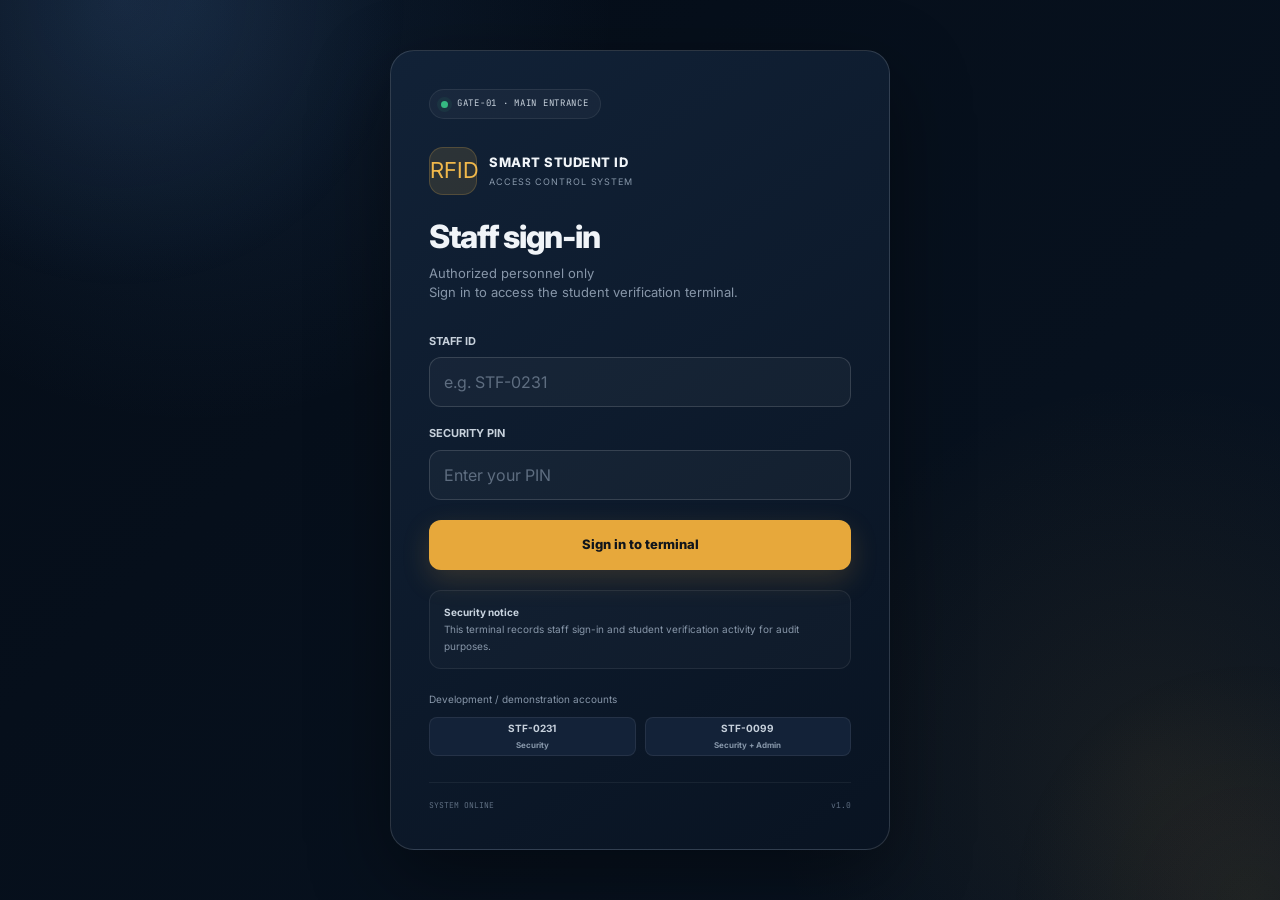
<file: index.html>
<!DOCTYPE html>
<html lang="en">
<head>
<meta charset="UTF-8">

<meta name="viewport"
      content="width=device-width, initial-scale=1.0">

<title>Staff Sign-in — Smart Student Access</title>

<link rel="preconnect"
      href="https://fonts.googleapis.com">

<link href="https://fonts.googleapis.com/css2?family=Inter:wght@400;500;600;700;800&family=JetBrains+Mono:wght@400;500;600&display=swap"
      rel="stylesheet">

<link rel="stylesheet" href="styles.css">
</head>

<body>

<div class="center-page">

    <div class="box">

        <!-- DEVICE STATUS -->
        <div class="device-tag">
            <span class="dot"></span>
            GATE-01 · MAIN ENTRANCE
        </div>


        <!-- BRAND -->
        <div style="
            display:flex;
            align-items:center;
            gap:12px;
            margin-bottom:24px;
        ">

            <div style="
                width:48px;
                height:48px;
                display:grid;
                place-items:center;
                border-radius:14px;
                background:rgba(240,184,75,.12);
                border:1px solid rgba(240,184,75,.2);
                color:#f0b84b;
                font-size:22px;
            ">
                RFID
            </div>

            <div>

                <div style="
                    font-size:13px;
                    font-weight:800;
                    letter-spacing:.04em;
                ">
                    SMART STUDENT ID
                </div>

                <div style="
                    color:#8797aa;
                    font-size:9px;
                    margin-top:2px;
                    text-transform:uppercase;
                    letter-spacing:.1em;
                ">
                    Access Control System
                </div>

            </div>

        </div>


        <!-- TITLE -->
        <h1>Staff sign-in</h1>

        <p class="sub">
            Authorized personnel only
            <br>
            Sign in to access the student verification terminal.
        </p>


        <!-- STAFF ID -->
        <div class="field">

            <label for="staffId">
                STAFF ID
            </label>

            <input
                type="text"
                id="staffId"
                placeholder="e.g. STF-0231"
                autocomplete="username"
            >

        </div>


        <!-- PIN -->
        <div class="field">

            <label for="staffPin">
                SECURITY PIN
            </label>

            <input
                type="password"
                id="staffPin"
                placeholder="Enter your PIN"
                autocomplete="current-password"
            >

        </div>


        <!-- ERROR -->
        <p
            class="login-error"
            id="loginError">
        </p>


        <!-- SIGN IN -->
        <button
            class="btn-primary"
            onclick="authenticate()">

            Sign in to terminal

        </button>


        <!-- SECURITY MESSAGE -->
        <div class="note">

            <strong style="color:#c8d3df;">
                Security notice
            </strong>

            <br>

            This terminal records staff sign-in and
            student verification activity for audit purposes.

        </div>


        <!-- DEMO AREA -->
        <div class="demo-hint">
            Development / demonstration accounts
        </div>


        <div style="
            display:grid;
            grid-template-columns:1fr 1fr;
            gap:9px;
            margin-top:10px;
        ">

            <button
                class="test-tap-btn"
                onclick="fillDemo('STF-0231')">

                <span>STF-0231</span>

                <span style="
                    display:block;
                    color:#8797aa;
                    font-size:8px;
                    margin-top:3px;
                ">
                    Security
                </span>

            </button>


            <button
                class="test-tap-btn"
                onclick="fillDemo('STF-0099')">

                <span>STF-0099</span>

                <span style="
                    display:block;
                    color:#8797aa;
                    font-size:8px;
                    margin-top:3px;
                ">
                    Security + Admin
                </span>

            </button>

        </div>


        <!-- FOOTER -->
        <div style="
            margin-top:26px;
            padding-top:16px;
            border-top:1px solid rgba(255,255,255,.06);
            display:flex;
            justify-content:space-between;
            align-items:center;
        ">

            <span style="
                color:#5e6e82;
                font-size:8px;
                font-family:'JetBrains Mono',monospace;
            ">
                SYSTEM ONLINE
            </span>

            <span style="
                color:#5e6e82;
                font-size:8px;
                font-family:'JetBrains Mono',monospace;
            ">
                v1.0
            </span>

        </div>

    </div>

</div>


<div class="toast" id="toast">
    <span id="toastText"></span>
</div>


<script src="data.js"></script>

<script>

function fillDemo(id) {

    document.getElementById('staffId').value = id;

    document.getElementById('staffPin').value = '1234';

    document
        .getElementById('loginError')
        .classList.remove('show');

}


function authenticate() {

    const errorEl =
        document.getElementById('loginError');

    const idInput =
        document
            .getElementById('staffId')
            .value
            .trim()
            .toUpperCase();

    const pinInput =
        document
            .getElementById('staffPin')
            .value
            .trim();


    /* EMPTY FIELDS */

    if (!idInput || !pinInput) {

        errorEl.textContent =
            'Please enter your Staff ID and security PIN.';

        errorEl.classList.add('show');

        return;
    }


    /* STAFF LOOKUP */

    const staff =
        STAFF_DB[idInput];


    if (!staff) {

        errorEl.textContent =
            'Staff ID not recognized.';

        errorEl.classList.add('show');

        return;
    }


    /* PIN CHECK */

    if (pinInput !== staff.pin) {

        errorEl.textContent =
            'Incorrect PIN. Access denied.';

        errorEl.classList.add('show');

        return;
    }


    /* SUCCESS */

    errorEl.classList.remove('show');


    window.location.href =
        'level-select.html?staff=' +
        encodeURIComponent(idInput);

}


document
    .getElementById('staffPin')
    .addEventListener('keydown', function(event) {

        if (event.key === 'Enter') {

            authenticate();

        }

    });

</script>

</body>
</html>
</file>
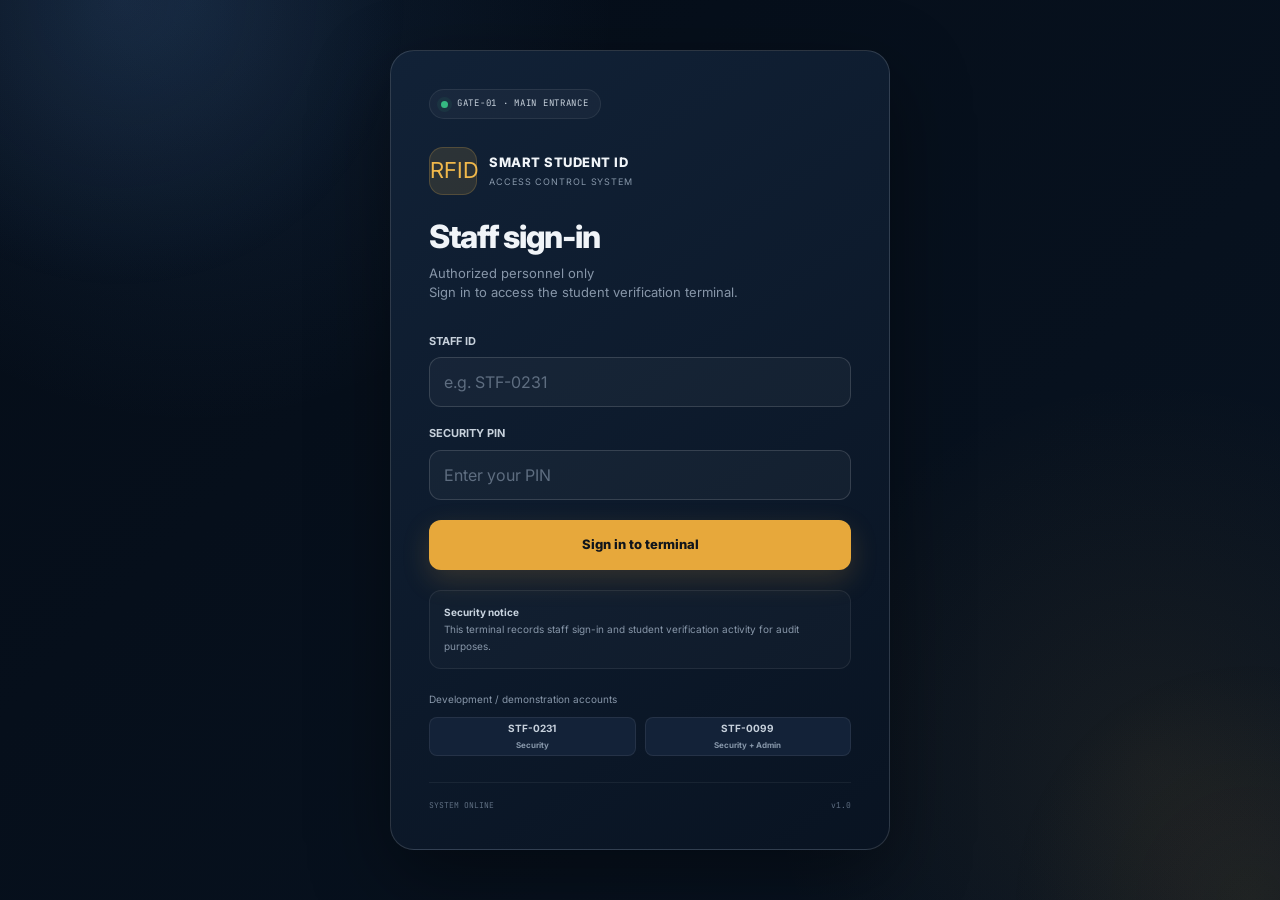
<file: level-select.html>
<!DOCTYPE html>
<html lang="en">
<head>
<meta charset="UTF-8">

<meta name="viewport" content="width=device-width, initial-scale=1.0">

<title>Choose Access Level | Smart Student ID</title>

<link rel="preconnect" href="https://fonts.googleapis.com">
<link rel="preconnect" href="https://fonts.gstatic.com" crossorigin>

<link href="https://fonts.googleapis.com/css2?family=Inter:wght@400;500;600;700;800&family=JetBrains+Mono:wght@400;500;600&display=swap" rel="stylesheet">

<link rel="stylesheet" href="styles.css">
</head>

<body>

<div class="level-page">

    <div class="level-shell">

        <!-- TOP BRAND -->
        <div class="level-brand">

            <div class="brand-mark">
                <svg viewBox="0 0 24 24" fill="none"
                     stroke="currentColor"
                     stroke-width="1.8">
                    <path d="M12 3l7 3v5c0 4.5-3 8-7 10-4-2-7-5.5-7-10V6l7-3z"/>
                    <path d="M9 12l2 2 4-4"/>
                </svg>
            </div>

            <div>
                <div class="brand-name">
                    SMART STUDENT ID
                </div>

                <div class="brand-subtitle">
                    ACCESS CONTROL SYSTEM
                </div>
            </div>

        </div>


        <!-- USER INFORMATION -->
        <div class="level-header">

            <div>

                <div class="eyebrow">
                    AUTHENTICATED STAFF
                </div>

                <h1 class="level-title">
                    Choose access level
                </h1>

                <p class="level-description">
                    Select the system interface assigned to your account.
                </p>

            </div>


            <div class="user-chip">

                <div class="avatar" id="authAvatar">
                    --
                </div>

                <div>

                    <div class="user-name" id="authName">
                        —
                    </div>

                    <div class="user-id" id="authId">
                        —
                    </div>

                </div>

            </div>

        </div>


        <!-- ACCESS LEVEL CARDS -->
        <div id="levelCardsContainer" class="level-grid">
        </div>


        <!-- SECURITY NOTICE -->
        <div class="security-notice">

            <div class="security-notice-icon">

                <svg viewBox="0 0 24 24"
                     fill="none"
                     stroke="currentColor"
                     stroke-width="1.8">

                    <path d="M12 3l7 3v5c0 4.5-3 8-7 10-4-2-7-5.5-7-10V6l7-3z"/>

                    <path d="M12 8v4"/>
                    <circle cx="12" cy="16" r=".7" fill="currentColor"/>

                </svg>

            </div>

            <div>

                <div class="security-notice-title">
                    Authorized access only
                </div>

                <div class="security-notice-text">
                    Your available interfaces are determined by your staff account permissions.
                    All verification activities are recorded for audit purposes.
                </div>

            </div>

        </div>


        <!-- SIGN OUT -->
        <div class="level-footer">

            <a href="index.html" class="signout-link">

                <svg viewBox="0 0 24 24"
                     fill="none"
                     stroke="currentColor"
                     stroke-width="1.8">

                    <path d="M10 17l5-5-5-5"/>
                    <path d="M15 12H3"/>
                    <path d="M21 3v18"/>
                    
                </svg>

                Sign out

            </a>

            <span class="footer-system">
                SMART-ID · GATE-01
            </span>

        </div>

    </div>

</div>


<script src="data.js"></script>

<script>

const staff = requireStaff();

if (!staff) {

    window.location.href = "index.html";

} else {

    /*
     * DISPLAY STAFF INFORMATION
     */

    document.getElementById("authAvatar").textContent =
        staff.initials || "--";

    document.getElementById("authName").textContent =
        staff.name || "Staff Member";

    document.getElementById("authId").textContent =
        staff.id || "—";


    /*
     * BUILD ACCESS LEVEL CARDS
     */

    const container =
        document.getElementById("levelCardsContainer");

    container.innerHTML = "";


    staff.levels.forEach(levelKey => {

        const info = LEVEL_INFO[levelKey];

        if (!info) {
            return;
        }


        const link =
            document.createElement("a");

        link.className = "level-card";

        link.href =
            info.page +
            "?staff=" +
            encodeURIComponent(staff.id);


        link.innerHTML = `

            <div class="level-card-top">

                <div
                    class="level-icon"
                    style="background:${info.bg}; color:${info.color};"
                >
                    ${info.icon}
                </div>

                <div class="level-arrow">

                    <svg viewBox="0 0 24 24"
                         fill="none"
                         stroke="currentColor"
                         stroke-width="2">

                        <path d="M5 12h13"/>
                        <path d="M13 6l6 6-6 6"/>

                    </svg>

                </div>

            </div>


            <div class="level-card-title">
                ${info.label}
            </div>


            <div class="level-card-description">
                ${info.desc}
            </div>


            <div class="level-card-access">

                <span class="access-dot"></span>

                ACCESS AUTHORIZED

            </div>

        `;

        container.appendChild(link);

    });


    /*
     * SINGLE ACCESS LEVEL MESSAGE
     */

    if (staff.levels.length === 1) {

        const note =
            document.createElement("div");

        note.className =
            "not-assigned-note";

        note.innerHTML = `

            <strong>Single access level assigned</strong>

            <span>
                Your account currently has one authorized
                interface. Contact the administrator if
                additional permissions are required.
            </span>

        `;

        container.appendChild(note);

    }

}

</script>

</body>
</html>
</file>
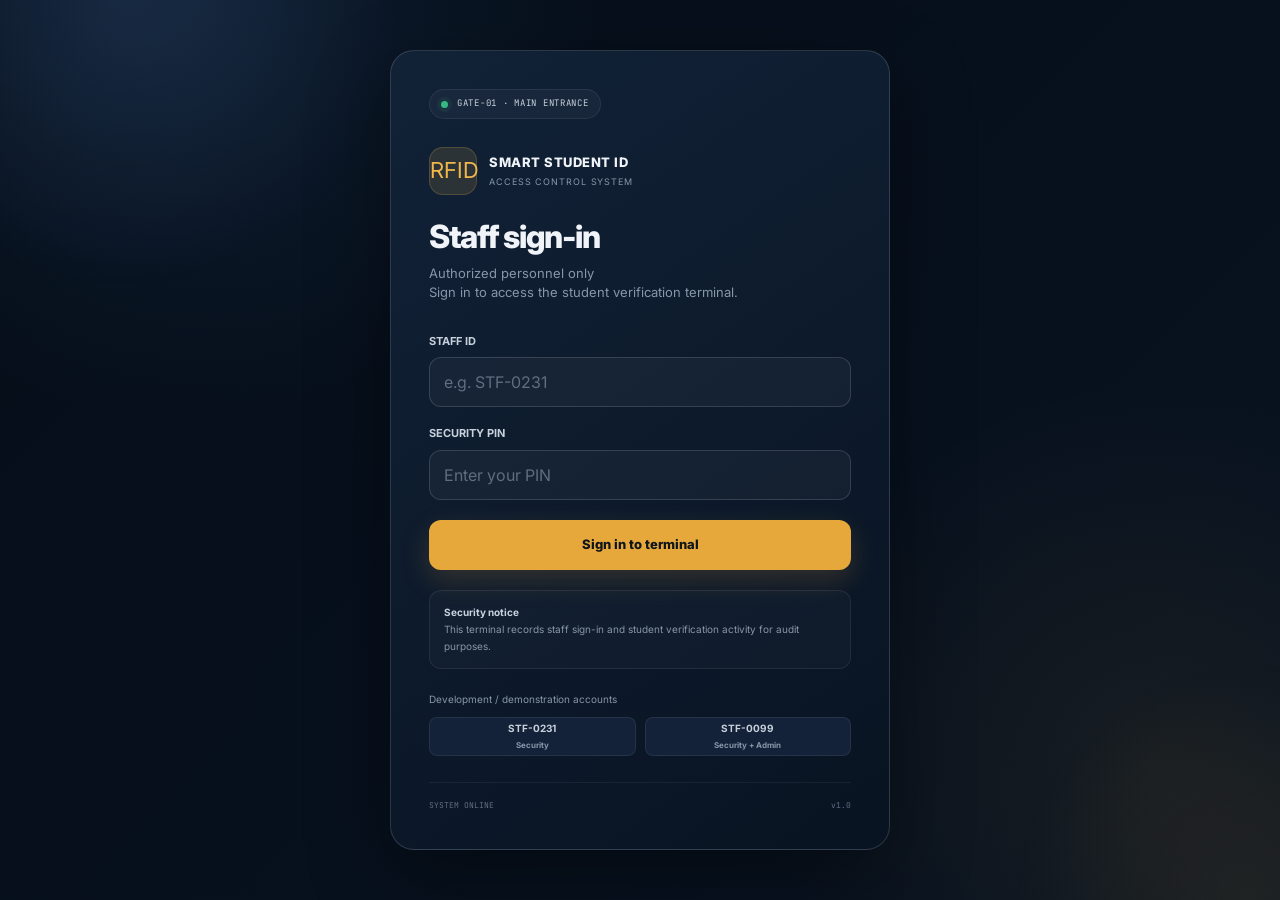
<file: terminal-admin.html>
<!DOCTYPE html>
<html lang="en">

<head>

    <meta charset="UTF-8">

    <meta name="viewport"
          content="width=device-width, initial-scale=1.0">

    <title>Admin Console — Smart Student Access</title>

    <link rel="preconnect"
          href="https://fonts.googleapis.com">

    <link href="https://fonts.googleapis.com/css2?family=Inter:wght@400;500;600;700;800&family=JetBrains+Mono:wght@400;500;600&display=swap"
          rel="stylesheet">

    <link rel="stylesheet"
          href="styles.css">

</head>


<body>


<!-- =====================================================
     APPLICATION
===================================================== -->

<div class="app-layout">


    <!-- =================================================
         SIDEBAR
    ================================================== -->

    <aside class="sidebar">


        <!-- BRAND -->

        <div class="sidebar-brand">

            <div class="sidebar-brand-icon">

                <svg viewBox="0 0 24 24"
                     fill="none"
                     stroke="currentColor"
                     stroke-width="2">

                    <rect x="3"
                          y="4"
                          width="18"
                          height="16"
                          rx="2"/>

                    <path d="M8 8h8"/>
                    <path d="M8 12h5"/>
                    <path d="M8 16h3"/>

                </svg>

            </div>


            <div>

                <div class="sidebar-brand-title">
                    SMART STUDENT ID
                </div>

                <div class="sidebar-brand-subtitle">
                    Access Control
                </div>

            </div>

        </div>



        <!-- ADMINISTRATION -->

        <div class="sidebar-section">

            <div class="sidebar-section-title">
                Administration
            </div>


            <nav class="sidebar-nav">


                <a href="#dashboard"
                   class="sidebar-link active">

                    <svg viewBox="0 0 24 24"
                         fill="none"
                         stroke="currentColor"
                         stroke-width="2">

                        <rect x="3"
                              y="3"
                              width="7"
                              height="7"/>

                        <rect x="14"
                              y="3"
                              width="7"
                              height="7"/>

                        <rect x="3"
                              y="14"
                              width="7"
                              height="7"/>

                        <rect x="14"
                              y="14"
                              width="7"
                              height="7"/>

                    </svg>

                    Dashboard

                </a>



                <a href="#card-management"
                   class="sidebar-link">

                    <svg viewBox="0 0 24 24"
                         fill="none"
                         stroke="currentColor"
                         stroke-width="2">

                        <rect x="3"
                              y="5"
                              width="18"
                              height="14"
                              rx="2"/>

                        <path d="M3 10h18"/>

                    </svg>

                    Card Management

                </a>



                <a href="#access-points"
                   class="sidebar-link">

                    <svg viewBox="0 0 24 24"
                         fill="none"
                         stroke="currentColor"
                         stroke-width="2">

                        <path d="M12 21s7-4.4 7-10V5l-7-3-7 3v6c0 5.6 7 10 7 10z"/>

                    </svg>

                    Access Points

                </a>



                <a href="#activity"
                   class="sidebar-link">

                    <svg viewBox="0 0 24 24"
                         fill="none"
                         stroke="currentColor"
                         stroke-width="2">

                        <path d="M4 6h16"/>
                        <path d="M4 12h16"/>
                        <path d="M4 18h16"/>

                    </svg>

                    Activity Logs

                </a>


            </nav>

        </div>



        <!-- SYSTEM -->

        <div class="sidebar-section">

            <div class="sidebar-section-title">
                System
            </div>


            <nav class="sidebar-nav">


                <a href="terminal-security.html"
                   class="sidebar-link">

                    <svg viewBox="0 0 24 24"
                         fill="none"
                         stroke="currentColor"
                         stroke-width="2">

                        <path d="M12 22s8-4 8-10V5l-8-3-8 3v7c0 6 8 10 8 10z"/>

                    </svg>

                    Security Terminal

                </a>


            </nav>

        </div>



        <!-- SIDEBAR USER -->

        <div class="sidebar-bottom">

            <div class="sidebar-user">


                <div class="avatar"
                     id="adminAvatar">

                    --

                </div>


                <div class="sidebar-user-info">

                    <div class="sidebar-user-name"
                         id="adminName">

                        —

                    </div>


                    <div class="sidebar-user-role">

                        Access Control Admin

                    </div>

                </div>

            </div>

        </div>


    </aside>



    <!-- =================================================
         MAIN CONTENT
    ================================================== -->

    <main class="main-content">


        <!-- =================================================
             TOPBAR
        ================================================== -->

        <header class="topbar">


            <div>

                <div class="topbar-title">
                    Administration Console
                </div>


                <div class="topbar-subtitle">
                    Smart Student Identity & Access Control System
                </div>

            </div>



            <div class="topbar-right">


                <span class="status-pill status-online"
                      id="databaseStatus">

                    <span class="status-dot"></span>

                    Checking database...

                </span>



                <a href="index.html"
                   class="btn btn-secondary">

                    Sign out

                </a>


            </div>

        </header>



        <!-- =================================================
             ADMIN PAGE
        ================================================== -->

        <div class="admin-page">

            <div class="admin-container">



                <!-- =================================================
                     DASHBOARD HEADING
                ================================================== -->

                <div class="page-heading"
                     id="dashboard">

                    <h1>
                        Access Control Dashboard
                    </h1>

                    <p>
                        Monitor student identity cards, RFID status and access infrastructure.
                    </p>

                </div>



                <!-- =================================================
                     STATISTICS
                ================================================== -->

                <div class="stats-grid">


                    <!-- TOTAL STUDENTS -->

                    <div class="stat-card">

                        <div class="stat-label">
                            Total Students
                        </div>

                        <div class="stat-value"
                             id="totalStudents">

                            —

                        </div>

                        <div class="stat-note">
                            Registered in system
                        </div>

                    </div>



                    <!-- TOTAL CARDS -->

                    <div class="stat-card">

                        <div class="stat-label">
                            RFID Cards
                        </div>

                        <div class="stat-value"
                             id="totalCards">

                            —

                        </div>

                        <div class="stat-note">
                            Cards issued
                        </div>

                    </div>



                    <!-- ACTIVE CARDS -->

                    <div class="stat-card">

                        <div class="stat-label">
                            Active Cards
                        </div>

                        <div class="stat-value"
                             id="activeCards">

                            —

                        </div>

                        <div class="stat-note">
                            Currently enabled
                        </div>

                    </div>



                    <!-- INACTIVE CARDS -->

                    <div class="stat-card">

                        <div class="stat-label">
                            Inactive Cards
                        </div>

                        <div class="stat-value"
                             id="inactiveCards">

                            —

                        </div>

                        <div class="stat-note">
                            Access disabled
                        </div>

                    </div>


                </div>



                <!-- =================================================
                     CARD MANAGEMENT
                ================================================== -->

                <div class="lookup-panel"
                     id="card-management">


                    <div class="lookup-title">
                        RFID Card Lookup & Management
                    </div>


                    <p style="
                        color:var(--muted);
                        font-size:10px;
                        margin-bottom:14px;
                    ">

                        Search using RFID UID, Student ID or Registration Number.

                    </p>



                    <!-- SEARCH -->

                    <div class="lookup-row">


                        <input
                            class="form-input"
                            id="lookupInput"
                            type="text"
                            autocomplete="off"
                            placeholder="e.g. A1B2C3D4 or 2022-04-12345">


                        <button
                            type="button"
                            class="btn btn-primary"
                            id="searchButton"
                            onclick="lookupCard()">

                            Search Card

                        </button>


                    </div>



                    <!-- =================================================
                         SEARCH RESULT
                    ================================================== -->

                    <div id="lookupResult"
                         style="display:none;margin-top:20px;">


                        <!-- STUDENT SUMMARY -->

                        <div style="
                            display:flex;
                            align-items:center;
                            gap:15px;
                            padding:18px;
                            background:var(--surface-2);
                            border:1px solid var(--border);
                            border-radius:var(--radius-md);
                        ">


                            <!-- AVATAR -->

                            <div class="student-avatar"
                                 id="lookupAvatar">

                                <img
                                    id="lookupPhoto"
                                    src=""
                                    alt="Student photo"
                                    style="
                                        display:none;
                                        width:100%;
                                        height:100%;
                                        object-fit:cover;
                                        border-radius:inherit;
                                    ">

                                <span id="lookupAvatarText">
                                    --
                                </span>

                            </div>



                            <!-- STUDENT DETAILS -->

                            <div style="flex:1;">


                                <div class="student-name"
                                     id="lookupName">

                                    —

                                </div>


                                <div class="student-program"
                                     id="lookupProgramme">

                                    —

                                </div>


                                <div class="student-year"
                                     id="lookupYear">

                                    —

                                </div>


                            </div>



                            <!-- CARD STATUS -->

                            <div id="lookupStatus"
                                 class="card-status inactive">

                                <span class="card-status-dot"></span>

                                —

                            </div>


                        </div>



                        <!-- =================================================
                             CARD INFORMATION
                        ================================================== -->

                        <div class="student-info-grid"
                             style="margin-top:14px;">


                            <!-- STUDENT ID -->

                            <div class="info-item">

                                <div class="info-label">
                                    Student ID
                                </div>

                                <div class="info-value"
                                     id="lookupStudentId">

                                    —

                                </div>

                            </div>



                            <!-- REGISTRATION NUMBER -->

                            <div class="info-item">

                                <div class="info-label">
                                    Registration Number
                                </div>

                                <div class="info-value mono"
                                     id="lookupRegNo">

                                    —

                                </div>

                            </div>



                            <!-- RFID UID -->

                            <div class="info-item">

                                <div class="info-label">
                                    RFID UID
                                </div>

                                <div class="info-value mono"
                                     id="lookupUid">

                                    —

                                </div>

                            </div>



                            <!-- CARD ID -->

                            <div class="info-item">

                                <div class="info-label">
                                    Card ID
                                </div>

                                <div class="info-value"
                                     id="lookupCardId">

                                    —

                                </div>

                            </div>



                            <!-- ENROLLMENT STATUS -->

                            <div class="info-item">

                                <div class="info-label">
                                    Enrollment Status
                                </div>

                                <div class="info-value"
                                     id="lookupEnrollment">

                                    —

                                </div>

                            </div>



                            <!-- ISSUE DATE -->

                            <div class="info-item">

                                <div class="info-label">
                                    Issue Date
                                </div>

                                <div class="info-value"
                                     id="lookupIssueDate">

                                    —

                                </div>

                            </div>


                        </div>



                        <!-- =================================================
                             CARD STATUS ACTIONS
                        ================================================== -->

                        <div style="
                            display:flex;
                            flex-wrap:wrap;
                            gap:10px;
                            margin-top:14px;
                        ">


                            <button
                                type="button"
                                class="btn btn-success"
                                id="activateButton"
                                onclick="changeCardStatus('ACTIVE')">

                                ✓ Activate Card

                            </button>



                            <button
                                type="button"
                                class="btn btn-danger"
                                id="deactivateButton"
                                onclick="changeCardStatus('INACTIVE')">

                                × Deactivate Card

                            </button>


                        </div>


                    </div>



                    <!-- =================================================
                         EMPTY STATE
                    ================================================== -->

                    <div id="lookupEmpty"
                         class="empty-state">


                        <div class="empty-icon">

                            <svg viewBox="0 0 24 24"
                                 fill="none"
                                 stroke="currentColor"
                                 stroke-width="2">

                                <rect x="3"
                                      y="5"
                                      width="18"
                                      height="14"
                                      rx="2"/>

                                <path d="M3 10h18"/>

                            </svg>

                        </div>


                        <div class="empty-title">
                            No card selected
                        </div>


                        <div class="empty-text">
                            Search for a student or RFID card to view its information.
                        </div>


                    </div>


                </div>



                <!-- =================================================
                     ACCESS POINTS
                ================================================== -->

                <div id="access-points">


                    <div class="page-heading"
                         style="
                            margin-top:28px;
                            margin-bottom:14px;
                         ">

                        <h1 style="font-size:18px;">
                            Access Points
                        </h1>


                        <p>
                            Current RFID-enabled access locations.
                        </p>

                    </div>



                    <div class="access-points-grid">


                        <!-- MAIN GATE -->

                        <div class="access-point-card">


                            <div class="access-point-top">

                                <div>

                                    <div class="access-point-name">
                                        Main Gate
                                    </div>

                                    <div class="access-point-code">
                                        GATE-01
                                    </div>

                                </div>


                                <span class="status-pill status-online">

                                    <span class="status-dot"></span>

                                    ONLINE

                                </span>

                            </div>


                            <div style="
                                color:var(--muted);
                                font-size:10px;
                                margin-top:14px;
                            ">

                                Policy:

                                <strong style="color:var(--text-soft);">
                                    GATE-BASIC
                                </strong>

                            </div>


                        </div>



                        <!-- LIBRARY -->

                        <div class="access-point-card">


                            <div class="access-point-top">

                                <div>

                                    <div class="access-point-name">
                                        Library Entrance
                                    </div>

                                    <div class="access-point-code">
                                        READER-04
                                    </div>

                                </div>


                                <span class="status-pill status-online">

                                    <span class="status-dot"></span>

                                    ONLINE

                                </span>

                            </div>


                            <div style="
                                color:var(--muted);
                                font-size:10px;
                                margin-top:14px;
                            ">

                                Policy:

                                <strong style="color:var(--text-soft);">
                                    GATE-BASIC
                                </strong>

                            </div>


                        </div>



                        <!-- EXAM ROOM -->

                        <div class="access-point-card">


                            <div class="access-point-top">

                                <div>

                                    <div class="access-point-name">
                                        Exam Room 204
                                    </div>

                                    <div class="access-point-code">
                                        READER-11
                                    </div>

                                </div>


                                <span class="status-pill status-offline">

                                    <span class="status-dot"></span>

                                    OFFLINE

                                </span>

                            </div>


                            <div style="
                                color:var(--muted);
                                font-size:10px;
                                margin-top:14px;
                            ">

                                Policy:

                                <strong style="color:var(--text-soft);">
                                    EXAM-ROOM
                                </strong>

                            </div>


                        </div>


                    </div>


                </div>



                <!-- =================================================
                     ACTIVITY / SYSTEM INFORMATION
                ================================================== -->

                <div id="activity"
                     class="activity-panel"
                     style="margin-top:20px;">


                    <div class="activity-header">
                        System Information
                    </div>


                    <div class="activity-list">


                        <!-- DATABASE -->

                        <div class="activity-row">


                            <div class="activity-time">
                                SYSTEM
                            </div>


                            <div>

                                <div class="activity-name">
                                    Centralized database
                                </div>


                                <div class="activity-location">
                                    MySQL · smart_student_access
                                </div>

                            </div>


                            <div id="systemDatabaseResult"
                                 class="feed-result-granted">

                                CHECKING

                            </div>


                        </div>



                        <!-- RFID -->

                        <div class="activity-row">


                            <div class="activity-time">
                                RFID
                            </div>


                            <div>

                                <div class="activity-name">
                                    Card verification
                                </div>


                                <div class="activity-location">
                                    Main gate uses RFID card status verification
                                </div>

                            </div>


                            <div class="feed-result-granted">

                                ACTIVE

                            </div>


                        </div>



                        <!-- API -->

                        <div class="activity-row">


                            <div class="activity-time">
                                API
                            </div>


                            <div>

                                <div class="activity-name">
                                    Flask backend
                                </div>


                                <div class="activity-location">
                                    localhost:5000
                                </div>

                            </div>


                            <div id="apiResult"
                                 class="feed-result-granted">

                                CHECKING

                            </div>


                        </div>


                    </div>


                </div>



            </div>

        </div>


    </main>


</div>



<!-- =====================================================
     TOAST
===================================================== -->

<div class="toast"
     id="toast">

    <span id="toastText"></span>

</div>



<!-- =====================================================
     DATA.JS
===================================================== -->

<script src="data.js"></script>



<!-- =====================================================
     ADMIN JAVASCRIPT
===================================================== -->

<script>


/* =========================================================
   CONFIGURATION
========================================================= */

const API_URL = API_BASE_URL ||
                "http://localhost:5000/api";


let selectedCardId = null;


/* =========================================================
   STAFF AUTHENTICATION
========================================================= */

const staff = requireStaff();


if (staff) {

    const avatar =
        document.getElementById("adminAvatar");

    const name =
        document.getElementById("adminName");


    avatar.textContent =
        staff.initials || "--";


    name.textContent =
        staff.name || "Administrator";

}



/* =========================================================
   DATABASE STATUS
========================================================= */

async function checkDatabase() {

    const status =
        document.getElementById(
            "databaseStatus"
        );


    const systemResult =
        document.getElementById(
            "systemDatabaseResult"
        );


    const apiResult =
        document.getElementById(
            "apiResult"
        );


    try {

        const response =
            await fetch(
                API_URL + "/test-db",
                {
                    method: "GET",
                    cache: "no-store"
                }
            );


        const data =
            await response.json();


        if (!response.ok ||
            !data.success) {

            throw new Error(
                data.message ||
                "Database unavailable"
            );

        }



        /* TOP STATUS */

        status.className =
            "status-pill status-online";


        status.innerHTML = `
            <span class="status-dot"></span>
            DATABASE ONLINE
        `;



        /* SYSTEM STATUS */

        systemResult.className =
            "feed-result-granted";


        systemResult.textContent =
            "CONNECTED";



        /* API STATUS */

        apiResult.className =
            "feed-result-granted";


        apiResult.textContent =
            "ONLINE";


    }


    catch (error) {

        console.error(
            "Database connection error:",
            error
        );


        status.className =
            "status-pill status-offline";


        status.innerHTML = `
            <span class="status-dot"></span>
            DATABASE OFFLINE
        `;



        systemResult.className =
            "feed-result-denied";


        systemResult.textContent =
            "OFFLINE";



        apiResult.className =
            "feed-result-denied";


        apiResult.textContent =
            "OFFLINE";

    }

}


/* =========================================================
   LOAD DASHBOARD STATISTICS
========================================================= */

async function loadStatistics() {

    try {

        const response =
            await fetch(
                API_URL + "/admin/stats",
                {
                    method: "GET",
                    cache: "no-store"
                }
            );


        const data =
            await response.json();


        if (!response.ok ||
            !data.success) {

            throw new Error(
                data.message ||
                "Unable to load statistics."
            );

        }


        /* =========================================
           GET STATISTICS FROM API RESPONSE
           
           Backend returns:
           
           {
               "success": true,
               "stats": {
                   "total_students": 5,
                   "total_cards": 1,
                   "active_cards": 1,
                   "inactive_cards": 0
               }
           }
        ========================================= */

        const stats =
            data.stats;



        /* TOTAL STUDENTS */

        document.getElementById(
            "totalStudents"
        ).textContent =
            stats.total_students ?? 0;



        /* TOTAL RFID CARDS */

        document.getElementById(
            "totalCards"
        ).textContent =
            stats.total_cards ?? 0;



        /* ACTIVE CARDS */

        document.getElementById(
            "activeCards"
        ).textContent =
            stats.active_cards ?? 0;



        /* INACTIVE CARDS */

        document.getElementById(
            "inactiveCards"
        ).textContent =
            stats.inactive_cards ?? 0;

    }


    catch (error) {

        console.error(
            "Statistics error:",
            error
        );


        document.getElementById(
            "totalStudents"
        ).textContent =
            "—";


        document.getElementById(
            "totalCards"
        ).textContent =
            "—";


        document.getElementById(
            "activeCards"
        ).textContent =
            "—";


        document.getElementById(
            "inactiveCards"
        ).textContent =
            "—";


        showToast(
            "Unable to load dashboard statistics.",
            "error"
        );

    }

}



/* =========================================================
   CARD LOOKUP
========================================================= */

async function lookupCard() {

    const input =
        document.getElementById(
            "lookupInput"
        );


    const searchValue =
        input.value.trim();


    const resultPanel =
        document.getElementById(
            "lookupResult"
        );


    const emptyPanel =
        document.getElementById(
            "lookupEmpty"
        );


    const searchButton =
        document.getElementById(
            "searchButton"
        );



    if (!searchValue) {

        showToast(
            "Enter an RFID UID, Student ID or Registration Number.",
            "warning"
        );

        input.focus();

        return;

    }



    /* CLEAR PREVIOUS RESULT */

    resultPanel.style.display =
        "none";


    emptyPanel.style.display =
        "none";


    selectedCardId =
        null;



    /* DISABLE SEARCH */

    searchButton.disabled =
        true;


    searchButton.textContent =
        "Searching...";


    try {

        const response =
            await fetch(
                API_URL +
                "/admin/search?q=" +
                encodeURIComponent(
                    searchValue
                ),
                {
                    method: "GET",
                    cache: "no-store"
                }
            );


        const data =
            await response.json();



        if (!response.ok ||
            !data.success) {

            throw new Error(
                data.message ||
                "No matching card found."
            );

        }



        displayCard(
            data
        );


        resultPanel.style.display =
            "block";


        emptyPanel.style.display =
            "none";


        showToast(
            "Student card found.",
            "success"
        );

    }


    catch (error) {

        console.error(
            "Card lookup error:",
            error
        );


        resultPanel.style.display =
            "none";


        emptyPanel.style.display =
            "block";


        showToast(
            error.message ||
            "Card not found.",
            "error"
        );

    }


    finally {

        searchButton.disabled =
            false;


        searchButton.textContent =
            "Search Card";

    }

}



/* =========================================================
   DISPLAY CARD
========================================================= */

function displayCard(data) {

    const student =
        data.student || {};


    const card =
        data.card || {};



    /* SELECTED CARD ID */

    selectedCardId =
        card.card_id;



    /* =====================================================
       STUDENT NAME
    ====================================================== */

    document.getElementById(
        "lookupName"
    ).textContent =
        student.full_name ||
        "Unknown Student";



    /* =====================================================
       PROGRAMME
    ====================================================== */

    document.getElementById(
        "lookupProgramme"
    ).textContent =
        student.programme ||
        "—";



    /* =====================================================
       YEAR
    ====================================================== */

    document.getElementById(
        "lookupYear"
    ).textContent =
        student.year_of_study
            ? "Year " +
              student.year_of_study
            : "—";



    /* =====================================================
       AVATAR / PHOTO
    ====================================================== */

    setLookupPhoto(
        student.full_name,
        student.photo
    );



    /* =====================================================
       STUDENT ID
    ====================================================== */

    document.getElementById(
        "lookupStudentId"
    ).textContent =
        student.student_id ??
        "—";



    /* =====================================================
       REGISTRATION NUMBER
    ====================================================== */

    document.getElementById(
        "lookupRegNo"
    ).textContent =
        student.reg_no ||
        "—";



    /* =====================================================
       RFID UID
    ====================================================== */

    document.getElementById(
        "lookupUid"
    ).textContent =
        card.rfid_uid ||
        "—";



    /* =====================================================
       CARD ID
    ====================================================== */

    document.getElementById(
        "lookupCardId"
    ).textContent =
        card.card_id ??
        "—";



    /* =====================================================
       ENROLLMENT
    ====================================================== */

    document.getElementById(
        "lookupEnrollment"
    ).textContent =
        student.enrollment_status ||
        "—";



    /* =====================================================
       ISSUE DATE
    ====================================================== */

    document.getElementById(
        "lookupIssueDate"
    ).textContent =
        formatDate(
            card.issue_date
        );



    /* =====================================================
       CARD STATUS
    ====================================================== */

    updateStatusDisplay(
        card.card_status
    );

}



/* =========================================================
   PHOTO / AVATAR
========================================================= */

function setLookupPhoto(
    studentName,
    photo
) {

    const image =
        document.getElementById(
            "lookupPhoto"
        );


    const fallback =
        document.getElementById(
            "lookupAvatarText"
        );


    const initials =
        getInitials(
            studentName
        );


    fallback.textContent =
        initials;



    /* NO PHOTO */

    if (!photo) {

        image.src =
            "";


        image.style.display =
            "none";


        fallback.style.display =
            "block";


        return;

    }



    /* PHOTO EXISTS */

    image.src =
        photo;


    image.style.display =
        "block";


    fallback.style.display =
        "none";



    /* PHOTO FAILED */

    image.onerror =
        function () {

            image.style.display =
                "none";


            fallback.style.display =
                "block";


            fallback.textContent =
                initials;

        };

}



/* =========================================================
   CARD STATUS DISPLAY
========================================================= */

function updateStatusDisplay(status) {

    const element =
        document.getElementById(
            "lookupStatus"
        );


    const cleanStatus =
        String(
            status || ""
        ).toUpperCase();



    const isActive =
        cleanStatus === "ACTIVE";



    element.className =
        "card-status " +
        (
            isActive
                ? "active"
                : "inactive"
        );



    element.innerHTML = `

        <span class="card-status-dot"></span>

        ${cleanStatus || "UNKNOWN"}

    `;

}



/* =========================================================
   CHANGE CARD STATUS
========================================================= */

async function changeCardStatus(
    newStatus
) {


    /* VALIDATE STATUS */

    if (
        newStatus !== "ACTIVE" &&
        newStatus !== "INACTIVE"
    ) {

        showToast(
            "Invalid card status.",
            "error"
        );

        return;

    }



    /* CHECK SELECTED CARD */

    if (!selectedCardId) {

        showToast(
            "Search for a card first.",
            "warning"
        );

        return;

    }



    /* ACTION TEXT */

    const action =
        newStatus === "ACTIVE"
            ? "activate"
            : "deactivate";



    /* CONFIRM */

    const confirmed =
        window.confirm(
            "Are you sure you want to " +
            action +
            " this RFID card?"
        );


    if (!confirmed) {

        return;

    }



    /* BUTTONS */

    const activateButton =
        document.getElementById(
            "activateButton"
        );


    const deactivateButton =
        document.getElementById(
            "deactivateButton"
        );


    activateButton.disabled =
        true;


    deactivateButton.disabled =
        true;



    try {

        const response =
            await fetch(
                API_URL +
                "/admin/cards/" +
                encodeURIComponent(
                    selectedCardId
                ) +
                "/status",
                {
                    method: "PUT",

                    headers: {
                        "Content-Type":
                            "application/json"
                    },

                    body:
                        JSON.stringify({
                            card_status:
                                newStatus
                        })
                }
            );


        const data =
            await response.json();



        if (!response.ok ||
            !data.success) {

            throw new Error(
                data.message ||
                "Unable to update card status."
            );

        }



        /* UPDATE STATUS */

        updateStatusDisplay(
            data.card_status ||
            newStatus
        );



        /* REFRESH DASHBOARD */

        await loadStatistics();



        /* MESSAGE */

        showToast(
            data.message ||
            "Card status updated successfully.",
            "success"
        );

    }


    catch (error) {

        console.error(
            "Status update error:",
            error
        );


        showToast(
            error.message ||
            "Card status update failed.",
            "error"
        );

    }


    finally {

        activateButton.disabled =
            false;


        deactivateButton.disabled =
            false;

    }

}



/* =========================================================
   GET INITIALS
========================================================= */

function getInitials(name) {

    if (!name) {

        return "--";

    }


    return String(name)
        .trim()
        .split(/\s+/)
        .slice(0, 2)
        .map(
            word =>
                word
                    .charAt(0)
                    .toUpperCase()
        )
        .join("");

}



/* =========================================================
   FORMAT DATE
========================================================= */

function formatDate(date) {

    if (!date) {

        return "—";

    }



    /* MYSQL DATE */

    const parsed =
        new Date(date);



    if (
        Number.isNaN(
            parsed.getTime()
        )
    ) {

        return String(date);

    }



    return parsed.toLocaleDateString(
        "en-GB",
        {
            day: "2-digit",
            month: "short",
            year: "numeric"
        }
    );

}



/* =========================================================
   TOAST
========================================================= */

function showToast(
    message,
    type = "info"
) {

    const toast =
        document.getElementById(
            "toast"
        );


    const text =
        document.getElementById(
            "toastText"
        );


    text.textContent =
        message;



    /* OPTIONAL TYPE CLASS */

    toast.classList.remove(
        "success",
        "error",
        "warning",
        "info"
    );


    toast.classList.add(
        type
    );


    toast.classList.add(
        "show"
    );



    clearTimeout(
        window.toastTimer
    );


    window.toastTimer =
        setTimeout(
            function () {

                toast.classList.remove(
                    "show"
                );

            },
            3000
        );

}



/* =========================================================
   ENTER KEY SEARCH
========================================================= */

const lookupInput =
    document.getElementById(
        "lookupInput"
    );


lookupInput.addEventListener(
    "keydown",
    function(event) {

        if (
            event.key === "Enter"
        ) {

            event.preventDefault();

            lookupCard();

        }

    }
);



/* =========================================================
   SIDEBAR NAVIGATION
========================================================= */

const sidebarLinks =
    document.querySelectorAll(
        ".sidebar-link[href^='#']"
    );


sidebarLinks.forEach(
    function(link) {

        link.addEventListener(
            "click",
            function() {

                sidebarLinks.forEach(
                    function(item) {

                        item.classList.remove(
                            "active"
                        );

                    }
                );


                link.classList.add(
                    "active"
                );

            }
        );

    }
);



/* =========================================================
   START ADMIN CONSOLE
========================================================= */

document.addEventListener(
    "DOMContentLoaded",
    async function() {

        await checkDatabase();

        await loadStatistics();

    }
);


</script>


</body>

</html>
</file>
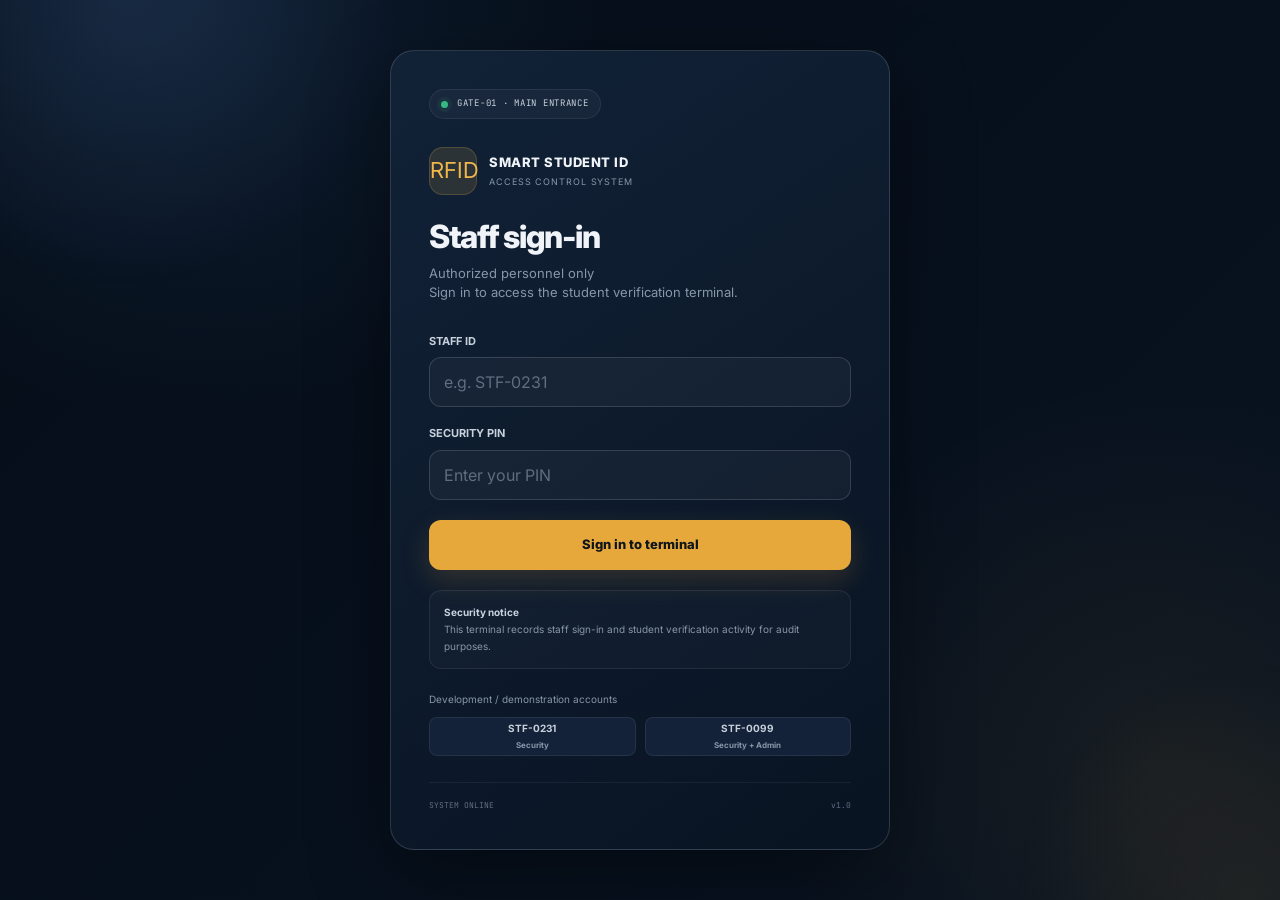
<file: terminal-security.html>
<!DOCTYPE html>
<html lang="en">

<head>

    <meta charset="UTF-8">

    <meta
        name="viewport"
        content="width=device-width, initial-scale=1.0"
    >

    <title>Security Terminal — RFID Verification</title>

    <link
        rel="preconnect"
        href="https://fonts.googleapis.com"
    >

    <link
        href="https://fonts.googleapis.com/css2?family=Inter:wght@400;500;600;700;800&family=JetBrains+Mono:wght@400;500;600&display=swap"
        rel="stylesheet"
    >

    <link
        rel="stylesheet"
        href="styles.css"
    >

</head>


<body>


<!-- =====================================================
     MAIN APPLICATION
====================================================== -->

<div class="app-layout">


    <!-- =================================================
         MAIN CONTENT
    ================================================== -->

    <main class="main-content">


        <!-- =================================================
             TOP HEADER
        ================================================== -->

        <header class="topbar">

            <div>

                <p class="topbar-title">
                    Gate Security Terminal
                </p>

                <p class="topbar-subtitle">
                    RFID student identity verification
                </p>

            </div>


            <div class="topbar-right">

                <div
                    class="status-pill status-online"
                    id="backendStatus"
                >

                    <span class="status-dot"></span>

                    SYSTEM ONLINE

                </div>


                <a
                    href="index.html"
                    class="btn btn-secondary"
                >
                    Sign out
                </a>

            </div>

        </header>



        <!-- =================================================
             TERMINAL CONTENT
        ================================================== -->

        <div class="terminal-page">

            <div class="terminal-container">


                <!-- =========================================
                     OFFICER INFORMATION
                ========================================== -->

                <div
                    style="
                        display:flex;
                        justify-content:space-between;
                        align-items:center;
                        gap:20px;
                        margin-bottom:20px;
                    "
                >

                    <div
                        style="
                            display:flex;
                            align-items:center;
                            gap:12px;
                        "
                    >

                        <div
                            class="avatar"
                            id="secAvatar"
                        >
                            --
                        </div>

                        <div>

                            <div
                                class="user-name"
                                id="secName"
                            >
                                —
                            </div>

                            <div class="user-id">
                                Security Personnel · Main Gate
                            </div>

                        </div>

                    </div>


                    <a
                        href="#"
                        id="switchLevelLink"
                        class="btn btn-secondary"
                        style="display:none;"
                    >
                        ⇄ Switch access level
                    </a>

                </div>



                <!-- =========================================
                     GATE STATION
                ========================================== -->

                <div class="station-bar">

                    <div class="station-info">

                        <div class="station-icon">

                            <svg
                                viewBox="0 0 24 24"
                                fill="none"
                                stroke="currentColor"
                                stroke-width="1.8"
                            >

                                <path
                                    d="M12 2 4 5v6c0 5 3.4 8.9 8 11
                                    4.6-2.1 8-6 8-11V5l-8-3Z"
                                />

                            </svg>

                        </div>


                        <div>

                            <p class="station-name">
                                Main Gate
                            </p>

                            <p class="station-code">
                                GATE-01 · MAIN ENTRANCE
                            </p>

                        </div>

                    </div>


                    <span class="policy-badge">
                        GATE-BASIC
                    </span>

                </div>



                <!-- =========================================
                     TERMINAL GRID
                ========================================== -->

                <div class="terminal-grid">


                    <!-- =====================================
                         RFID SCANNER
                    ====================================== -->

                    <section class="scan-panel">


                        <p class="scan-label">
                            RFID VERIFICATION
                        </p>


                        <!-- RFID READER -->

                        <div class="rfid-reader">

                            <svg
                                class="rfid-icon"
                                viewBox="0 0 24 24"
                                fill="none"
                                stroke="currentColor"
                                stroke-width="1.5"
                            >

                                <path
                                    d="M8.5 8.5a5 5 0 0 1 7 0"
                                />

                                <path
                                    d="M6 6a9 9 0 0 1 12 0"
                                />

                                <path
                                    d="M3.5 3.5a13 13 0 0 1 17 0"
                                />

                                <circle
                                    cx="12"
                                    cy="12"
                                    r="1"
                                    fill="currentColor"
                                    stroke="none"
                                />

                            </svg>

                        </div>


                        <h1
                            class="rfid-title"
                            id="scanTitle"
                        >
                            Ready for card
                        </h1>


                        <p class="rfid-description">

                            Ask the student to tap
                            their university ID card
                            on the RFID reader.

                        </p>



                        <!-- DEMO BUTTONS -->

                        <div class="demo-scan-controls">


                            <button
                                class="btn btn-primary"
                                onclick="simulateScan('active')"
                            >
                                Active Card
                            </button>


                            <button
                                class="btn btn-danger"
                                onclick="simulateScan('inactive')"
                            >
                                Inactive Card
                            </button>


                            <button
                                class="btn btn-secondary"
                                onclick="simulateScan('unknown')"
                            >
                                Unknown Card
                            </button>


                        </div>

                    </section>



                    <!-- =====================================
                         RESULT PANEL
                    ====================================== -->

                    <section
                        class="result-panel"
                        id="resultPanel"
                    >


                        <!-- RESULT HEADER -->

                        <div class="result-header">

                            <span class="result-header-title">
                                Verification Result
                            </span>


                            <span
                                class="result-header-state"
                                id="verificationTime"
                            >
                                WAITING
                            </span>

                        </div>



                        <!-- RESULT BODY -->

                        <div class="result-body">


                            <!-- STUDENT SUMMARY -->

                            <div class="student-summary">


                                <!-- PHOTO -->

                                <div
                                    class="student-avatar"
                                    id="studentAvatar"
                                >

                                    <img
                                        id="studentPhoto"
                                        src=""
                                        alt="Student photo"
                                        style="display:none;"
                                    >

                                    <span id="photoFallback">
                                        ?
                                    </span>

                                </div>


                                <!-- STUDENT NAME -->

                                <div>

                                    <p
                                        class="student-name"
                                        id="resName"
                                    >
                                        No card scanned
                                    </p>


                                    <p
                                        class="student-program"
                                        id="resProgram"
                                    >
                                        Waiting for RFID card
                                    </p>


                                    <p
                                        class="student-year"
                                        id="resYear"
                                    >
                                        —
                                    </p>

                                </div>

                            </div>



                            <!-- INFORMATION GRID -->

                            <div class="student-info-grid">


                                <!-- RFID UID -->

                                <div class="info-item">

                                    <p class="info-label">
                                        RFID UID
                                    </p>

                                    <p
                                        class="info-value mono"
                                        id="rfidUidVal"
                                    >
                                        —
                                    </p>

                                </div>


                                <!-- CARD STATUS -->

                                <div class="info-item">

                                    <p class="info-label">
                                        Card Status
                                    </p>

                                    <span
                                        class="card-status"
                                        id="cardStatusVal"
                                    >
                                        <span class="card-status-dot"></span>
                                        —
                                    </span>

                                </div>


                                <!-- REGISTRATION -->

                                <div class="info-item">

                                    <p class="info-label">
                                        Registration Number
                                    </p>

                                    <p
                                        class="info-value mono"
                                        id="regNoVal"
                                    >
                                        —
                                    </p>

                                </div>


                                <!-- PROGRAMME -->

                                <div class="info-item">

                                    <p class="info-label">
                                        Programme
                                    </p>

                                    <p
                                        class="info-value"
                                        id="programmeVal"
                                    >
                                        —
                                    </p>

                                </div>


                                <!-- YEAR -->

                                <div class="info-item">

                                    <p class="info-label">
                                        Year of Study
                                    </p>

                                    <p
                                        class="info-value"
                                        id="yearVal"
                                    >
                                        —
                                    </p>

                                </div>


                                <!-- ENROLLMENT -->

                                <div class="info-item">

                                    <p class="info-label">
                                        Enrollment Status
                                    </p>

                                    <p
                                        class="info-value"
                                        id="enrollmentVal"
                                    >
                                        —
                                    </p>

                                </div>

                            </div>



                            <!-- ACCESS VERDICT -->

                            <div
                                class="verdict granted"
                                id="verdict"
                            >

                                <div class="verdict-icon">

                                    <svg
                                        id="verdictIcon"
                                        viewBox="0 0 24 24"
                                        fill="none"
                                        stroke="currentColor"
                                        stroke-width="2"
                                    >

                                        <path
                                            d="m5 12 4 4L19 6"
                                        />

                                    </svg>

                                </div>


                                <p
                                    class="verdict-title"
                                    id="verdictText"
                                >
                                    READY
                                </p>


                                <p
                                    class="verdict-reason"
                                    id="verdictReason"
                                >
                                    Waiting for RFID card
                                </p>

                            </div>



                            <!-- ACTION BUTTONS -->

                            <div class="officer-actions">

                                <button
                                    class="btn btn-secondary"
                                    onclick="clearResult()"
                                >
                                    Clear
                                </button>


                                <button
                                    class="btn btn-danger"
                                    onclick="flagStudent()"
                                >
                                    Flag Card
                                </button>

                            </div>

                        </div>

                    </section>

                </div>



                <!-- =========================================
                     LIVE FEED
                ========================================== -->

                <div class="feed-panel">

                    <div class="feed-header">

                        <span class="feed-title">
                            Live Verification Feed
                        </span>


                        <span class="feed-live">

                            <span class="feed-live-dot"></span>

                            GATE-01 LIVE

                        </span>

                    </div>


                    <div
                        class="activity-list"
                        id="logList"
                    >

                        <div class="activity-row">

                            <span class="activity-time">
                                --
                            </span>


                            <div>

                                <p class="activity-name">
                                    System ready
                                </p>

                                <p class="activity-location">
                                    RFID reader initialized
                                </p>

                            </div>


                            <span class="feed-result-granted">
                                READY
                            </span>

                        </div>

                    </div>

                </div>



            </div>

        </div>

    </main>

</div>



<!-- =====================================================
     TOAST
====================================================== -->

<div
    class="toast"
    id="toast"
>

    <span id="toastText"></span>

</div>



<!-- =====================================================
     DATA.JS
====================================================== -->

<script src="data.js"></script>



<!-- =====================================================
     SECURITY TERMINAL JAVASCRIPT
====================================================== -->

<script>


/* =========================================================
   STAFF
========================================================= */

const staff = requireStaff();


if (staff) {

    document.getElementById(
        "secAvatar"
    ).textContent =
        staff.initials;


    document.getElementById(
        "secName"
    ).textContent =
        staff.name;


    if (staff.levels.length > 1) {

        const switchButton =
            document.getElementById(
                "switchLevelLink"
            );


        switchButton.style.display =
            "inline-flex";


        switchButton.href =
            "level-select.html?staff=" +
            encodeURIComponent(
                staff.id
            );

    }

}


/* =========================================================
   BACKEND STATUS
========================================================= */

async function updateBackendStatus() {

    const status =
        document.getElementById(
            "backendStatus"
        );


    const result =
        await checkBackendConnection();


    if (result.online) {

        status.className =
            "status-pill status-online";


        status.innerHTML = `

            <span class="status-dot"></span>

            DATABASE CONNECTED

        `;

    }

    else {

        status.className =
            "status-pill status-offline";


        status.innerHTML = `

            <span class="status-dot"></span>

            DATABASE OFFLINE

        `;

    }

}


updateBackendStatus();


/* =========================================================
   RFID SCAN
========================================================= */

async function simulateScan(type) {

    const title =
        document.getElementById(
            "scanTitle"
        );


    const originalTitle =
        title.textContent;


    title.textContent =
        "Reading card...";


    try {

        const result =
            await simulateRFIDScan(
                type
            );


        title.textContent =
            originalTitle;


        displayResult(result);

    }


    catch (error) {

        console.error(error);


        title.textContent =
            originalTitle;


        showToast(
            "Unable to process RFID card.",
            "error"
        );

    }

}


/* =========================================================
   DISPLAY RESULT
========================================================= */

function displayResult(result) {

    const time =
        document.getElementById(
            "verificationTime"
        );


    time.textContent =
        timeNow();



    /* =====================================================
       UNKNOWN CARD
    ====================================================== */

    if (!result.found) {

        document.getElementById(
            "resName"
        ).textContent =
            "Unknown Card";


        document.getElementById(
            "resProgram"
        ).textContent =
            "No student record found";


        document.getElementById(
            "resYear"
        ).textContent =
            "—";


        document.getElementById(
            "rfidUidVal"
        ).textContent =
            "NOT FOUND";


        document.getElementById(
            "regNoVal"
        ).textContent =
            "NOT FOUND";


        document.getElementById(
            "programmeVal"
        ).textContent =
            "No student record";


        document.getElementById(
            "yearVal"
        ).textContent =
            "—";


        document.getElementById(
            "enrollmentVal"
        ).textContent =
            "—";


        setCardStatus(
            "UNKNOWN",
            false
        );


        setAvatar(
            "?",
            ""
        );


        setVerdict(

            false,

            "ACCESS DENIED",

            result.message ||
            "RFID card was not found in the database."

        );


        addLog(

            "Unknown RFID card",

            "RFID card not found",

            false

        );


        showToast(
            "Unknown RFID card",
            "error"
        );


        return;

    }



    /* =====================================================
       STUDENT FOUND
    ====================================================== */

    const student =
        result.student;


    const card =
        result.card;


    const access =
        result.access;



    /* STUDENT */

    document.getElementById(
        "resName"
    ).textContent =
        student.full_name;


    document.getElementById(
        "resProgram"
    ).textContent =
        student.programme;


    document.getElementById(
        "resYear"
    ).textContent =
        "Year " +
        student.year_of_study;



    /* RFID */

    document.getElementById(
        "rfidUidVal"
    ).textContent =
        card.rfid_uid;


    /* REGISTRATION */

    document.getElementById(
        "regNoVal"
    ).textContent =
        student.reg_no;


    /* PROGRAMME */

    document.getElementById(
        "programmeVal"
    ).textContent =
        student.programme;


    /* YEAR */

    document.getElementById(
        "yearVal"
    ).textContent =
        "Year " +
        student.year_of_study;


    /* ENROLLMENT */

    document.getElementById(
        "enrollmentVal"
    ).textContent =
        student.enrollment_status ||
        "—";



    /* CARD STATUS */

    setCardStatus(

        card.card_status,

        card.card_status === "ACTIVE"

    );



    /* PHOTO */

    setAvatar(

        getInitials(
            student.full_name
        ),

        student.photo

    );



    /* =====================================================
       ACCESS DECISION
    ====================================================== */

    if (access.granted) {

        setVerdict(

            true,

            "ACCESS GRANTED",

            "Active RFID card — entry permitted."

        );


        addLog(

            student.full_name,

            "Main Gate · RFID verified",

            true

        );


        showToast(

            "RFID verified — access granted",

            "success"

        );

    }

    else {

        setVerdict(

            false,

            "ACCESS DENIED",

            access.reason ||
            "RFID card is not permitted."

        );


        addLog(

            student.full_name,

            access.reason ||
            "Access denied",

            false

        );


        showToast(

            "Access denied",

            "error"

        );

    }

}


/* =========================================================
   CARD STATUS
========================================================= */

function setCardStatus(
    status,
    active
) {

    const element =
        document.getElementById(
            "cardStatusVal"
        );


    element.className =
        "card-status " +
        (
            active
                ? "active"
                : "inactive"
        );


    element.innerHTML = `

        <span class="card-status-dot"></span>

        ${status}

    `;

}


/* =========================================================
   STUDENT AVATAR / PHOTO
========================================================= */

function setAvatar(
    initials,
    photo
) {

    const image =
        document.getElementById(
            "studentPhoto"
        );


    const fallback =
        document.getElementById(
            "photoFallback"
        );


    if (photo) {

        image.src = photo;

        image.style.display =
            "block";

        fallback.style.display =
            "none";


        image.onerror =
            function () {

                image.style.display =
                    "none";


                fallback.style.display =
                    "block";


                fallback.textContent =
                    initials;

            };

    }

    else {

        image.style.display =
            "none";


        fallback.style.display =
            "block";


        fallback.textContent =
            initials;

    }

}


/* =========================================================
   ACCESS VERDICT
========================================================= */

function setVerdict(
    granted,
    title,
    reason
) {

    const verdict =
        document.getElementById(
            "verdict"
        );


    const verdictText =
        document.getElementById(
            "verdictText"
        );


    const verdictReason =
        document.getElementById(
            "verdictReason"
        );


    verdict.className =
        granted
            ? "verdict granted"
            : "verdict denied";


    verdictText.textContent =
        title;


    verdictReason.textContent =
        reason;

}


/* =========================================================
   ADD ACTIVITY LOG
========================================================= */

function addLog(
    name,
    location,
    granted
) {

    const list =
        document.getElementById(
            "logList"
        );


    const row =
        document.createElement(
            "div"
        );


    row.className =
        "activity-row";


    row.innerHTML = `

        <span class="activity-time">
            ${timeNow()}
        </span>


        <div>

            <p class="activity-name">
                ${name}
            </p>

            <p class="activity-location">
                ${location}
            </p>

        </div>


        <span
            class="${
                granted
                    ? "feed-result-granted"
                    : "feed-result-denied"
            }"
        >

            ${
                granted
                    ? "GRANTED"
                    : "DENIED"
            }

        </span>

    `;


    list.insertBefore(
        row,
        list.firstChild
    );

}


/* =========================================================
   CLEAR
========================================================= */

function clearResult() {

    document.getElementById(
        "resName"
    ).textContent =
        "No card scanned";


    document.getElementById(
        "resProgram"
    ).textContent =
        "Waiting for RFID card";


    document.getElementById(
        "resYear"
    ).textContent =
        "—";


    document.getElementById(
        "rfidUidVal"
    ).textContent =
        "—";


    document.getElementById(
        "regNoVal"
    ).textContent =
        "—";


    document.getElementById(
        "programmeVal"
    ).textContent =
        "—";


    document.getElementById(
        "yearVal"
    ).textContent =
        "—";


    document.getElementById(
        "enrollmentVal"
    ).textContent =
        "—";


    setCardStatus(
        "—",
        false
    );


    setAvatar(
        "?",
        ""
    );


    document.getElementById(
        "verificationTime"
    ).textContent =
        "WAITING";


    setVerdict(

        true,

        "READY",

        "Waiting for RFID card."

    );


    showToast(
        "Terminal ready for next card.",
        "info"
    );

}


/* =========================================================
   FLAG CARD
========================================================= */

function flagStudent() {

    showToast(

        "Card flagged for administrative review.",

        "warning"

    );

}

</script>


</body>

</html>
</file>
<file: styles.css>
/* =========================================================
   SMART STUDENT IDENTITY & ACCESS CONTROL SYSTEM
   COMPLETE SHARED UI STYLES
   ========================================================= */

/* =========================================================
   1. FONTS
   ========================================================= */

@import url('https://fonts.googleapis.com/css2?family=Inter:wght@400;500;600;700;800&family=JetBrains+Mono:wght@400;500;600&display=swap');


/* =========================================================
   2. DESIGN TOKENS
   ========================================================= */

:root {

  --navy-950: #050d18;
  --navy-900: #081321;
  --navy-850: #0c1929;
  --navy-800: #102238;
  --navy-750: #142941;

  --surface: #0e1b2b;
  --surface-2: #132238;
  --surface-3: #182b43;

  --surface-glass: rgba(14, 27, 43, 0.82);

  --border: rgba(255,255,255,0.075);
  --border-light: rgba(255,255,255,0.14);
  --border-strong: rgba(255,255,255,0.19);

  --gold: #e7a83b;
  --gold-light: #f5c96f;
  --gold-soft: rgba(231,168,59,0.12);
  --gold-glow: rgba(231,168,59,0.22);

  --green: #35b982;
  --green-light: #65d8a7;
  --green-soft: rgba(53,185,130,0.12);

  --red: #e25b5b;
  --red-light: #f18a8a;
  --red-soft: rgba(226,91,91,0.12);

  --blue: #5d91d4;
  --blue-light: #83b4ec;
  --blue-soft: rgba(93,145,212,0.12);

  --white: #ffffff;
  --text: #f0f4f8;
  --text-soft: #c7d1dc;

  --muted: #8796a9;
  --muted-dark: #5e6d80;

  --shadow-sm:
    0 6px 20px rgba(0,0,0,0.18);

  --shadow-md:
    0 15px 40px rgba(0,0,0,0.28);

  --shadow-lg:
    0 28px 80px rgba(0,0,0,0.40);

  --radius-sm: 8px;
  --radius-md: 12px;
  --radius-lg: 18px;
  --radius-xl: 24px;

  --sidebar-width: 245px;
  --header-height: 72px;

  --mono: 'JetBrains Mono', monospace;
  --font: 'Inter', sans-serif;
}


/* =========================================================
   3. RESET
   ========================================================= */

* {
  box-sizing: border-box;
  margin: 0;
  padding: 0;
}

html {
  min-height: 100%;
  scroll-behavior: smooth;
}

body {
  min-height: 100vh;

  font-family: var(--font);

  color: var(--text);

  line-height: 1.5;

  background:
    radial-gradient(
      circle at 15% 0%,
      rgba(73,126,190,0.14),
      transparent 30%
    ),
    radial-gradient(
      circle at 90% 85%,
      rgba(231,168,59,0.07),
      transparent 28%
    ),
    linear-gradient(
      135deg,
      var(--navy-950),
      var(--navy-900)
    );
}

button,
input,
select,
textarea {
  font: inherit;
}

button {
  cursor: pointer;
}

a {
  color: inherit;
  text-decoration: none;
}

img {
  display: block;
  max-width: 100%;
}

::selection {
  background: rgba(231,168,59,0.25);
  color: white;
}


/* =========================================================
   4. SCROLLBAR
   ========================================================= */

::-webkit-scrollbar {
  width: 8px;
  height: 8px;
}

::-webkit-scrollbar-track {
  background: var(--navy-900);
}

::-webkit-scrollbar-thumb {
  background: #30445c;
  border-radius: 20px;
}

::-webkit-scrollbar-thumb:hover {
  background: #405a77;
}


/* =========================================================
   5. GENERAL UTILITIES
   ========================================================= */

.hidden {
  display: none !important;
}

.mono {
  font-family: var(--mono);
}

.muted {
  color: var(--muted);
}


/* =========================================================
   6. GLOBAL TOAST
   ========================================================= */

.toast {

  position: fixed;

  left: 50%;
  bottom: 28px;

  transform: translate(-50%, 20px);

  min-width: 300px;
  max-width: calc(100vw - 30px);

  padding: 14px 18px;

  display: flex;
  align-items: center;
  justify-content: center;

  color: var(--text);

  background: rgba(23,38,58,0.96);

  border: 1px solid var(--border-light);

  border-radius: var(--radius-md);

  box-shadow: var(--shadow-lg);

  font-size: 12px;
  font-weight: 600;

  opacity: 0;
  visibility: hidden;

  transition:
    opacity .22s ease,
    transform .22s ease,
    visibility .22s ease;

  z-index: 9999;

  backdrop-filter: blur(14px);
}

.toast.show {

  opacity: 1;
  visibility: visible;

  transform: translate(-50%, 0);
}


/* =========================================================
   7. STAFF LOGIN PAGE
   ========================================================= */

.center-page {

  min-height: 100vh;

  display: flex;

  align-items: center;
  justify-content: center;

  padding: 40px 24px;

  position: relative;

  overflow: hidden;
}


/* Decorative background circles */

.center-page::before {

  content: '';

  position: fixed;

  width: 600px;
  height: 600px;

  top: -300px;
  left: -180px;

  border-radius: 50%;

  background:
    radial-gradient(
      circle,
      rgba(93,145,212,0.13),
      transparent 68%
    );

  pointer-events: none;
}

.center-page::after {

  content: '';

  position: fixed;

  width: 500px;
  height: 500px;

  right: -220px;
  bottom: -250px;

  border-radius: 50%;

  background:
    radial-gradient(
      circle,
      rgba(231,168,59,0.07),
      transparent 68%
    );

  pointer-events: none;
}


/* Login container */

.box {

  width: min(100%, 500px);

  padding: 38px;

  position: relative;
  z-index: 2;

  background:
    linear-gradient(
      145deg,
      rgba(18,35,56,0.96),
      rgba(9,20,34,0.96)
    );

  border: 1px solid var(--border-light);

  border-radius: 24px;

  box-shadow: var(--shadow-lg);

  backdrop-filter: blur(18px);

  animation: pageEnter .45s ease both;
}


/* Small top device badge */

.device-tag {

  display: inline-flex;

  align-items: center;
  gap: 9px;

  padding: 7px 11px;

  color: var(--text-soft);

  background: rgba(255,255,255,0.035);

  border: 1px solid var(--border);

  border-radius: 999px;

  font-family: var(--mono);

  font-size: 9px;

  letter-spacing: .08em;

  margin-bottom: 28px;
}

.device-tag .dot {

  width: 7px;
  height: 7px;

  border-radius: 50%;

  background: var(--green);

  box-shadow:
    0 0 0 4px rgba(53,185,130,0.08);

  animation: liveBlink 1.8s infinite;
}


/* Login heading */

.box h1 {

  font-size: 32px;

  font-weight: 800;

  letter-spacing: -.04em;

  line-height: 1.15;

  margin-bottom: 8px;
}

.box .sub {

  color: var(--muted);

  font-size: 13px;

  margin-bottom: 30px;
}


/* Form fields */

.field {

  margin-bottom: 18px;
}

.field label {

  display: block;

  color: var(--text-soft);

  font-size: 11px;

  font-weight: 700;

  margin-bottom: 8px;
}

.field input {

  width: 100%;

  height: 50px;

  padding: 0 14px;

  color: var(--text);

  background: rgba(255,255,255,0.035);

  border: 1px solid var(--border-light);

  border-radius: var(--radius-md);

  outline: none;

  transition:
    border-color .2s ease,
    background .2s ease,
    box-shadow .2s ease;
}

.field input::placeholder {

  color: var(--muted-dark);
}

.field input:hover {

  background: rgba(255,255,255,0.05);

  border-color: var(--border-strong);
}

.field input:focus {

  background: var(--surface-3);

  border-color: rgba(93,145,212,.65);

  box-shadow:
    0 0 0 4px rgba(93,145,212,.10);
}


/* Primary login button */

.btn-primary {

  width: 100%;

  min-height: 50px;

  border: 0;

  border-radius: var(--radius-md);

  color: #111820;

  background:
    linear-gradient(
      135deg,
      var(--gold-light),
      var(--gold)
    );

  font-size: 13px;

  font-weight: 800;

  box-shadow:
    0 10px 28px rgba(231,168,59,.18);

  transition:
    transform .18s ease,
    box-shadow .18s ease,
    filter .18s ease;
}

.btn-primary:hover {

  transform: translateY(-2px);

  filter: brightness(1.06);

  box-shadow:
    0 14px 32px rgba(231,168,59,.25);
}

.btn-primary:active {

  transform: translateY(0);
}


/* Login error */

.login-error {

  min-height: 0;

  color: var(--red-light);

  background: var(--red-soft);

  border: 1px solid rgba(226,91,91,.16);

  border-radius: var(--radius-sm);

  font-size: 11px;

  padding: 0;

  margin-bottom: 0;

  opacity: 0;

  overflow: hidden;

  max-height: 0;

  transition:
    opacity .2s ease,
    max-height .2s ease,
    padding .2s ease,
    margin .2s ease;
}

.login-error.show {

  opacity: 1;

  max-height: 80px;

  padding: 10px 12px;

  margin-bottom: 12px;
}


/* Login note */

.note {

  margin-top: 20px;

  color: var(--muted);

  font-size: 10px;

  line-height: 1.7;

  padding: 13px 14px;

  background: rgba(255,255,255,.025);

  border: 1px solid var(--border);

  border-radius: var(--radius-md);
}


/* Demo section */

.demo-hint {

  color: var(--muted);

  font-size: 10px;

  margin-top: 23px;

  margin-bottom: 8px;
}

.test-tap-btn {

  min-height: 39px;

  padding: 0 13px;

  color: var(--text-soft);

  background: var(--surface-2);

  border: 1px solid var(--border);

  border-radius: var(--radius-sm);

  font-size: 10px;

  font-weight: 700;

  transition:
    background .18s ease,
    border-color .18s ease,
    transform .18s ease;
}

.test-tap-btn:hover {

  background: var(--surface-3);

  border-color: var(--border-light);

  transform: translateY(-1px);
}


/* =========================================================
   8. ACCESS LEVEL PAGE
   ========================================================= */

.level-page {

  min-height: 100vh;

  padding: 45px 25px;

  position: relative;

  overflow: hidden;
}

.level-shell {

  width: min(980px, 100%);

  margin: 0 auto;

  position: relative;

  z-index: 2;
}


/* Brand */

.level-brand {

  display: flex;

  align-items: center;

  gap: 12px;

  margin-bottom: 52px;
}

.brand-mark {

  width: 45px;
  height: 45px;

  display: grid;
  place-items: center;

  color: var(--gold);

  background: var(--gold-soft);

  border: 1px solid rgba(231,168,59,.22);

  border-radius: 13px;

  box-shadow:
    0 8px 25px rgba(231,168,59,.07);
}

.brand-mark svg {

  width: 24px;
  height: 24px;
}

.brand-name {

  font-size: 13px;

  font-weight: 800;

  letter-spacing: .08em;
}

.brand-subtitle {

  color: var(--muted);

  font-family: var(--mono);

  font-size: 8px;

  letter-spacing: .10em;

  margin-top: 3px;
}


/* Level header */

.level-header {

  display: flex;

  align-items: flex-end;

  justify-content: space-between;

  gap: 30px;

  margin-bottom: 28px;
}

.eyebrow {

  color: var(--gold-light);

  font-family: var(--mono);

  font-size: 9px;

  font-weight: 600;

  letter-spacing: .14em;

  margin-bottom: 8px;
}

.level-title {

  font-size: 32px;

  font-weight: 800;

  letter-spacing: -.04em;

  line-height: 1.15;
}

.level-description {

  color: var(--muted);

  font-size: 13px;

  margin-top: 8px;
}


/* User chip */

.user-chip {

  display: flex;

  align-items: center;

  gap: 10px;

  padding: 8px 12px 8px 8px;

  flex-shrink: 0;

  background: rgba(255,255,255,.035);

  border: 1px solid var(--border);

  border-radius: 999px;
}

.avatar {

  width: 38px;
  height: 38px;

  display: grid;
  place-items: center;

  flex-shrink: 0;

  color: var(--gold-light);

  background: var(--gold-soft);

  border: 1px solid rgba(231,168,59,.18);

  border-radius: 50%;

  font-size: 10px;

  font-weight: 800;
}

.user-name {

  font-size: 11px;

  font-weight: 800;
}

.user-id {

  color: var(--muted);

  font-family: var(--mono);

  font-size: 8px;

  margin-top: 2px;
}


/* Access cards */

.level-grid {

  display: grid;

  grid-template-columns:
    repeat(2, minmax(0,1fr));

  gap: 16px;
}

.level-card {

  position: relative;

  min-height: 190px;

  padding: 23px;

  display: flex;

  flex-direction: column;

  justify-content: space-between;

  overflow: hidden;

  background:
    linear-gradient(
      145deg,
      rgba(20,41,65,.95),
      rgba(11,24,40,.95)
    );

  border: 1px solid var(--border);

  border-radius: var(--radius-lg);

  box-shadow: var(--shadow-sm);

  transition:
    transform .22s ease,
    border-color .22s ease,
    box-shadow .22s ease,
    background .22s ease;
}

.level-card::after {

  content: '';

  position: absolute;

  width: 150px;
  height: 150px;

  right: -75px;
  bottom: -75px;

  border-radius: 50%;

  border: 1px solid rgba(255,255,255,.035);

  pointer-events: none;
}

.level-card:hover {

  transform: translateY(-4px);

  border-color: rgba(231,168,59,.24);

  box-shadow: var(--shadow-md);

  background:
    linear-gradient(
      145deg,
      rgba(23,46,73,.98),
      rgba(12,26,43,.98)
    );
}

.level-card-top {

  display: flex;

  align-items: flex-start;

  justify-content: space-between;

  margin-bottom: 25px;
}

.level-icon {

  width: 48px;
  height: 48px;

  display: grid;
  place-items: center;

  border-radius: 13px;

  border: 1px solid rgba(255,255,255,.06);
}

.level-icon svg {

  width: 25px;
  height: 25px;
}

.level-arrow {

  width: 34px;
  height: 34px;

  display: grid;
  place-items: center;

  color: var(--muted);

  background: rgba(255,255,255,.025);

  border: 1px solid var(--border);

  border-radius: 50%;

  transition:
    color .2s ease,
    background .2s ease,
    transform .2s ease;
}

.level-arrow svg {

  width: 16px;
  height: 16px;
}

.level-card:hover .level-arrow {

  color: var(--gold-light);

  background: var(--gold-soft);

  transform: translateX(2px);
}

.level-card-title {

  font-size: 17px;

  font-weight: 800;

  margin-bottom: 5px;
}

.level-card-description {

  color: var(--muted);

  font-size: 11px;

  line-height: 1.6;

  max-width: 330px;
}

.level-card-access {

  display: flex;

  align-items: center;

  gap: 7px;

  margin-top: 20px;

  color: var(--green-light);

  font-family: var(--mono);

  font-size: 8px;

  font-weight: 600;

  letter-spacing: .08em;
}

.access-dot {

  width: 6px;
  height: 6px;

  border-radius: 50%;

  background: var(--green);

  box-shadow:
    0 0 0 4px rgba(53,185,130,.07);
}


/* Security notice */

.security-notice {

  margin-top: 20px;

  padding: 16px 18px;

  display: flex;

  align-items: flex-start;

  gap: 13px;

  background: rgba(255,255,255,.025);

  border: 1px solid var(--border);

  border-radius: var(--radius-md);
}

.security-notice-icon {

  width: 35px;
  height: 35px;

  flex-shrink: 0;

  display: grid;
  place-items: center;

  color: var(--blue-light);

  background: var(--blue-soft);

  border-radius: 9px;
}

.security-notice-icon svg {

  width: 18px;
  height: 18px;
}

.security-notice-title {

  font-size: 10px;

  font-weight: 800;

  margin-bottom: 3px;
}

.security-notice-text {

  color: var(--muted);

  font-size: 9px;

  line-height: 1.6;
}


/* Single-level note */

.not-assigned-note {

  grid-column: 1 / -1;

  padding: 14px 16px;

  display: flex;

  flex-direction: column;

  gap: 3px;

  color: var(--muted);

  background: rgba(255,255,255,.025);

  border: 1px solid var(--border);

  border-radius: var(--radius-md);

  font-size: 9px;
}

.not-assigned-note strong {

  color: var(--text-soft);

  font-size: 10px;
}


/* Footer */

.level-footer {

  margin-top: 30px;

  padding-top: 18px;

  display: flex;

  align-items: center;

  justify-content: space-between;

  border-top: 1px solid var(--border);
}

.signout-link {

  display: inline-flex;

  align-items: center;

  gap: 7px;

  color: var(--muted);

  font-size: 10px;

  font-weight: 700;

  transition: color .18s ease;
}

.signout-link:hover {

  color: var(--red-light);
}

.signout-link svg {

  width: 15px;
  height: 15px;
}

.footer-system {

  color: var(--muted-dark);

  font-family: var(--mono);

  font-size: 8px;

  letter-spacing: .08em;
}


/* =========================================================
   9. APPLICATION LAYOUT
   ========================================================= */

.app-layout {

  min-height: 100vh;

  display: flex;
}

.sidebar {

  position: fixed;

  inset: 0 auto 0 0;

  width: var(--sidebar-width);

  display: flex;

  flex-direction: column;

  padding: 20px 15px;

  background:
    linear-gradient(
      180deg,
      rgba(15,30,48,.98),
      rgba(7,17,31,.99)
    );

  border-right: 1px solid var(--border);

  z-index: 100;
}

.sidebar-brand {

  display: flex;

  align-items: center;

  gap: 11px;

  padding: 5px 8px 22px;

  border-bottom: 1px solid var(--border);
}

.sidebar-brand-icon {

  width: 39px;
  height: 39px;

  display: grid;
  place-items: center;

  color: var(--gold);

  background: var(--gold-soft);

  border: 1px solid rgba(231,168,59,.2);

  border-radius: 11px;
}

.sidebar-brand-icon svg {

  width: 21px;
  height: 21px;
}

.sidebar-brand-title {

  font-size: 12px;

  font-weight: 800;
}

.sidebar-brand-subtitle {

  color: var(--muted);

  font-size: 8px;

  margin-top: 2px;

  text-transform: uppercase;

  letter-spacing: .08em;
}

.sidebar-section {

  margin-top: 25px;
}

.sidebar-section-title {

  padding: 0 10px 9px;

  color: var(--muted-dark);

  font-size: 8px;

  font-weight: 800;

  letter-spacing: .12em;

  text-transform: uppercase;
}

.sidebar-nav {

  display: grid;

  gap: 4px;
}

.sidebar-link {

  min-height: 42px;

  display: flex;

  align-items: center;

  gap: 11px;

  padding: 0 11px;

  color: var(--muted);

  border-radius: var(--radius-sm);

  font-size: 11px;

  font-weight: 600;

  transition: .18s ease;
}

.sidebar-link svg {

  width: 17px;
  height: 17px;

  flex-shrink: 0;
}

.sidebar-link:hover {

  color: var(--text);

  background: rgba(255,255,255,.045);
}

.sidebar-link.active {

  color: var(--gold-light);

  background: var(--gold-soft);

  border: 1px solid rgba(231,168,59,.1);
}

.sidebar-bottom {

  margin-top: auto;

  padding-top: 16px;

  border-top: 1px solid var(--border);
}

.sidebar-user {

  display: flex;

  align-items: center;

  gap: 10px;

  padding: 10px;
}

.sidebar-user-info {

  min-width: 0;
}

.sidebar-user-name {

  font-size: 11px;

  font-weight: 700;

  white-space: nowrap;

  overflow: hidden;

  text-overflow: ellipsis;
}

.sidebar-user-role {

  color: var(--muted);

  font-size: 9px;

  margin-top: 2px;
}


/* =========================================================
   10. MAIN CONTENT
   ========================================================= */

.main-content {

  width: calc(100% - var(--sidebar-width));

  margin-left: var(--sidebar-width);

  min-height: 100vh;

  background:
    radial-gradient(
      circle at 75% 0%,
      rgba(93,145,212,.055),
      transparent 28%
    );
}


/* =========================================================
   11. TOPBAR
   ========================================================= */

.topbar {

  height: var(--header-height);

  display: flex;

  align-items: center;

  justify-content: space-between;

  padding: 0 30px;

  border-bottom: 1px solid var(--border);

  background: rgba(5,13,24,.76);

  backdrop-filter: blur(16px);

  position: sticky;

  top: 0;

  z-index: 50;
}

.topbar-title {

  font-size: 14px;

  font-weight: 800;
}

.topbar-subtitle {

  color: var(--muted);

  font-size: 10px;

  margin-top: 2px;
}

.topbar-right {

  display: flex;

  align-items: center;

  gap: 10px;
}


/* =========================================================
   12. STATUS PILLS
   ========================================================= */

.status-pill {

  display: inline-flex;

  align-items: center;

  gap: 7px;

  min-height: 30px;

  padding: 0 10px;

  border-radius: 999px;

  font-size: 9px;

  font-weight: 800;
}

.status-dot {

  width: 7px;
  height: 7px;

  border-radius: 50%;
}

.status-online {

  color: var(--green-light);

  background: var(--green-soft);
}

.status-online .status-dot {

  background: var(--green);

  box-shadow:
    0 0 0 4px rgba(53,185,130,.08);
}

.status-offline {

  color: var(--red-light);

  background: var(--red-soft);
}

.status-offline .status-dot {

  background: var(--red);
}


/* =========================================================
   13. TERMINAL PAGE
   ========================================================= */

.terminal-page {

  padding: 28px 30px 40px;
}

.terminal-container {

  width: min(1250px,100%);

  margin: auto;
}


/* =========================================================
   14. STATION BAR
   ========================================================= */

.station-bar {

  display: flex;

  align-items: center;

  justify-content: space-between;

  gap: 20px;

  padding: 15px 18px;

  background: var(--surface);

  border: 1px solid var(--border);

  border-radius: var(--radius-md);

  margin-bottom: 20px;
}

.station-info {

  display: flex;

  align-items: center;

  gap: 13px;
}

.station-icon {

  width: 38px;
  height: 38px;

  display: grid;
  place-items: center;

  color: var(--gold);

  background: var(--gold-soft);

  border-radius: 10px;
}

.station-icon svg {

  width: 19px;
  height: 19px;
}

.station-name {

  font-size: 12px;

  font-weight: 800;
}

.station-code {

  color: var(--muted);

  font-family: var(--mono);

  font-size: 9px;

  margin-top: 2px;
}

.policy-badge {

  color: var(--blue-light);

  background: var(--blue-soft);

  border: 1px solid rgba(93,145,212,.16);

  padding: 6px 9px;

  border-radius: 7px;

  font-family: var(--mono);

  font-size: 9px;
}


/* =========================================================
   15. TERMINAL GRID
   ========================================================= */

.terminal-grid {

  display: grid;

  grid-template-columns:
    minmax(0,1.35fr)
    minmax(320px,.65fr);

  gap: 20px;
}


/* =========================================================
   16. SCANNER PANEL
   ========================================================= */

.scan-panel {

  min-height: 510px;

  display: flex;

  flex-direction: column;

  align-items: center;

  justify-content: center;

  position: relative;

  overflow: hidden;

  padding: 35px;

  background:
    radial-gradient(
      circle at center,
      rgba(93,145,212,.10),
      transparent 42%
    ),
    var(--surface);

  border: 1px solid var(--border);

  border-radius: var(--radius-xl);

  box-shadow: var(--shadow-md);
}

.scan-panel::before {

  content: '';

  position: absolute;

  width: 350px;
  height: 350px;

  border: 1px solid rgba(93,145,212,.07);

  border-radius: 50%;
}

.scan-panel::after {

  content: '';

  position: absolute;

  width: 240px;
  height: 240px;

  border: 1px solid rgba(93,145,212,.07);

  border-radius: 50%;
}

.scan-label {

  color: var(--muted);

  font-size: 9px;

  font-weight: 800;

  letter-spacing: .18em;

  text-transform: uppercase;

  margin-bottom: 23px;

  position: relative;

  z-index: 2;
}

.rfid-reader {

  width: 180px;
  height: 180px;

  display: grid;

  place-items: center;

  position: relative;

  z-index: 2;

  border-radius: 50%;

  background:
    radial-gradient(
      circle,
      rgba(231,168,59,.18),
      rgba(231,168,59,.04) 55%,
      transparent 70%
    );

  border: 1px solid rgba(231,168,59,.25);

  box-shadow:
    0 0 0 12px rgba(231,168,59,.025),
    0 0 0 25px rgba(231,168,59,.018);
}

.rfid-reader::before,
.rfid-reader::after {

  content: '';

  position: absolute;

  border: 1px solid rgba(231,168,59,.16);

  border-radius: 50%;

  animation: readerPulse 2.4s infinite;
}

.rfid-reader::before {

  inset: -17px;
}

.rfid-reader::after {

  inset: -34px;

  animation-delay: .5s;
}

.rfid-icon {

  width: 67px;
  height: 67px;

  color: var(--gold);

  position: relative;

  z-index: 2;
}

.rfid-title {

  position: relative;

  z-index: 2;

  margin-top: 27px;

  font-size: 22px;

  font-weight: 800;

  letter-spacing: -.02em;
}

.rfid-description {

  position: relative;

  z-index: 2;

  max-width: 340px;

  text-align: center;

  color: var(--muted);

  font-size: 11px;

  margin-top: 8px;
}

@keyframes readerPulse {

  0% {
    transform: scale(.92);
    opacity: .8;
  }

  70% {
    transform: scale(1.06);
    opacity: 0;
  }

  100% {
    transform: scale(1.06);
    opacity: 0;
  }
}


/* =========================================================
   17. DEMO SCAN BUTTONS
   ========================================================= */

.demo-scan-controls {

  position: relative;

  z-index: 3;

  display: flex;

  flex-wrap: wrap;

  justify-content: center;

  gap: 8px;

  margin-top: 30px;
}

.demo-scan-controls::before {

  content: 'DEMO MODE';

  width: 100%;

  text-align: center;

  color: var(--muted-dark);

  font-family: var(--mono);

  font-size: 8px;

  letter-spacing: .13em;

  margin-bottom: 2px;
}


/* =========================================================
   18. RESULT PANEL
   ========================================================= */

.result-panel {

  background: var(--surface);

  border: 1px solid var(--border);

  border-radius: var(--radius-xl);

  overflow: hidden;

  box-shadow: var(--shadow-sm);
}

.result-header {

  display: flex;

  align-items: center;

  justify-content: space-between;

  padding: 18px 20px;

  border-bottom: 1px solid var(--border);
}

.result-header-title {

  font-size: 11px;

  font-weight: 800;

  letter-spacing: .05em;

  text-transform: uppercase;
}

.result-header-state {

  color: var(--muted);

  font-family: var(--mono);

  font-size: 9px;
}

.result-body {

  padding: 20px;
}


/* Student summary */

.student-summary {

  display: flex;

  align-items: center;

  gap: 14px;

  padding-bottom: 20px;

  margin-bottom: 20px;

  border-bottom: 1px solid var(--border);
}

.student-avatar {

  width: 72px;
  height: 72px;

  flex-shrink: 0;

  display: grid;

  place-items: center;

  overflow: hidden;

  border-radius: 15px;

  color: var(--gold-light);

  background: var(--gold-soft);

  border: 1px solid rgba(231,168,59,.2);

  font-size: 18px;

  font-weight: 800;
}

.student-avatar img {

  width: 100%;
  height: 100%;

  object-fit: cover;
}

.student-name {

  font-size: 17px;

  font-weight: 800;
}

.student-program {

  color: var(--muted);

  font-size: 11px;

  margin-top: 3px;
}

.student-year {

  color: var(--text-soft);

  font-size: 10px;

  margin-top: 4px;
}


/* =========================================================
   19. STUDENT INFORMATION GRID
   ========================================================= */

.student-info-grid {

  display: grid;

  grid-template-columns:
    repeat(2,minmax(0,1fr));

  border: 1px solid var(--border);

  border-radius: var(--radius-md);

  overflow: hidden;
}

.info-item {

  padding: 12px;

  background: rgba(255,255,255,.012);

  border-bottom: 1px solid var(--border);
}

.info-item:nth-child(odd) {

  border-right: 1px solid var(--border);
}

.info-label {

  color: var(--muted);

  font-size: 8px;

  font-weight: 800;

  letter-spacing: .09em;

  text-transform: uppercase;

  margin-bottom: 4px;
}

.info-value {

  color: var(--text-soft);

  font-size: 10px;

  font-weight: 600;

  word-break: break-word;
}

.info-value.mono {

  font-size: 9px;
}


/* =========================================================
   20. CARD STATUS
   ========================================================= */

.card-status {

  display: inline-flex;

  align-items: center;

  gap: 6px;

  padding: 5px 8px;

  border-radius: 6px;

  font-size: 9px;

  font-weight: 800;
}

.card-status.active {

  color: var(--green-light);

  background: var(--green-soft);
}

.card-status.lost,
.card-status.stolen,
.card-status.inactive {

  color: var(--red-light);

  background: var(--red-soft);
}

.card-status-dot {

  width: 5px;
  height: 5px;

  border-radius: 50%;

  background: currentColor;
}


/* =========================================================
   21. ACCESS VERDICT
   ========================================================= */

.verdict {

  margin-top: 18px;

  padding: 18px;

  border-radius: var(--radius-md);

  text-align: center;
}

.verdict.granted {

  color: var(--green-light);

  background:
    linear-gradient(
      135deg,
      rgba(53,185,130,.15),
      rgba(53,185,130,.06)
    );

  border: 1px solid rgba(53,185,130,.2);
}

.verdict.denied {

  color: var(--red-light);

  background:
    linear-gradient(
      135deg,
      rgba(226,91,91,.15),
      rgba(226,91,91,.06)
    );

  border: 1px solid rgba(226,91,91,.2);
}

.verdict-icon {

  width: 38px;
  height: 38px;

  display: grid;

  place-items: center;

  margin: 0 auto 9px;

  border-radius: 50%;

  background: rgba(255,255,255,.05);
}

.verdict-icon svg {

  width: 19px;
  height: 19px;
}

.verdict-title {

  font-size: 18px;

  font-weight: 900;

  letter-spacing: .03em;
}

.verdict-reason {

  color: inherit;

  opacity: .72;

  font-size: 10px;

  margin-top: 4px;
}


/* =========================================================
   22. BUTTON SYSTEM
   ========================================================= */

.btn {

  min-height: 44px;

  display: inline-flex;

  align-items: center;

  justify-content: center;

  gap: 8px;

  padding: 0 17px;

  color: var(--text-soft);

  background: var(--surface-2);

  border: 1px solid var(--border);

  border-radius: var(--radius-md);

  font-size: 11px;

  font-weight: 700;

  transition:
    transform .18s ease,
    background .18s ease,
    border-color .18s ease;
}

.btn:hover {

  transform: translateY(-1px);

  background: var(--surface-3);

  border-color: var(--border-light);
}

.btn-primary {

  color: #10151c;

  background: var(--gold);
}

.btn-primary:hover {

  background: var(--gold-light);
}

.btn-secondary {

  color: var(--text-soft);

  background: var(--surface-2);
}

.btn-danger {

  color: var(--red-light);

  background: var(--red-soft);

  border-color: rgba(226,91,91,.18);
}

.btn-success {

  color: var(--green-light);

  background: var(--green-soft);

  border-color: rgba(53,185,130,.18);
}

.btn-full {

  width: 100%;
}


/* =========================================================
   23. OFFICER ACTIONS
   ========================================================= */

.officer-actions {

  display: flex;

  gap: 8px;

  margin-top: 12px;
}

.officer-actions .btn {

  flex: 1;
}


/* =========================================================
   24. LIVE FEED
   ========================================================= */

.feed-panel {

  margin-top: 20px;

  background: var(--surface);

  border: 1px solid var(--border);

  border-radius: var(--radius-lg);

  overflow: hidden;
}

.feed-header {

  display: flex;

  align-items: center;

  justify-content: space-between;

  padding: 16px 18px;

  border-bottom: 1px solid var(--border);
}

.feed-title {

  font-size: 11px;

  font-weight: 800;

  text-transform: uppercase;

  letter-spacing: .06em;
}

.feed-live {

  display: flex;

  align-items: center;

  gap: 6px;

  color: var(--green-light);

  font-family: var(--mono);

  font-size: 8px;
}

.feed-live-dot {

  width: 6px;
  height: 6px;

  border-radius: 50%;

  background: var(--green);

  animation: liveBlink 1.6s infinite;
}

@keyframes liveBlink {

  50% {
    opacity: .3;
  }
}

.feed-table {

  width: 100%;

  border-collapse: collapse;
}

.feed-table th {

  padding: 10px 14px;

  color: var(--muted-dark);

  background: rgba(255,255,255,.015);

  font-size: 8px;

  font-weight: 800;

  text-align: left;

  letter-spacing: .08em;

  text-transform: uppercase;
}

.feed-table td {

  padding: 12px 14px;

  color: var(--text-soft);

  font-size: 10px;

  border-top: 1px solid var(--border);
}

.feed-table tr:hover td {

  background: rgba(255,255,255,.02);
}

.feed-time {

  color: var(--muted);

  font-family: var(--mono);

  font-size: 9px;
}

.feed-result-granted {

  color: var(--green-light);

  font-weight: 800;
}

.feed-result-denied {

  color: var(--red-light);

  font-weight: 800;
}


/* =========================================================
   25. ADMIN PAGE
   ========================================================= */

.admin-page {

  padding: 28px 30px 40px;
}

.admin-container {

  width: min(1250px,100%);

  margin: auto;
}

.page-heading {

  margin-bottom: 25px;
}

.page-heading h1 {

  font-size: 25px;

  font-weight: 800;

  letter-spacing: -.03em;
}

.page-heading p {

  color: var(--muted);

  font-size: 12px;

  margin-top: 5px;
}


/* =========================================================
   26. ADMIN STATISTICS
   ========================================================= */

.stats-grid {

  display: grid;

  grid-template-columns:
    repeat(3,minmax(0,1fr));

  gap: 14px;

  margin-bottom: 20px;
}

.stat-card {

  padding: 19px;

  background: var(--surface);

  border: 1px solid var(--border);

  border-radius: var(--radius-lg);

  box-shadow: var(--shadow-sm);
}

.stat-label {

  color: var(--muted);

  font-size: 9px;

  font-weight: 800;

  letter-spacing: .08em;

  text-transform: uppercase;
}

.stat-value {

  margin-top: 7px;

  font-size: 27px;

  font-weight: 800;

  letter-spacing: -.04em;
}

.stat-note {

  color: var(--muted);

  font-size: 9px;

  margin-top: 3px;
}


/* =========================================================
   27. ACCESS POINT CARDS
   ========================================================= */

.access-points-grid {

  display: grid;

  grid-template-columns:
    repeat(3,minmax(0,1fr));

  gap: 14px;

  margin-bottom: 20px;
}

.access-point-card {

  padding: 18px;

  background: var(--surface);

  border: 1px solid var(--border);

  border-radius: var(--radius-lg);
}

.access-point-top {

  display: flex;

  justify-content: space-between;

  gap: 10px;
}

.access-point-name {

  font-size: 12px;

  font-weight: 800;
}

.access-point-code {

  color: var(--muted);

  font-family: var(--mono);

  font-size: 8px;

  margin-top: 3px;
}


/* =========================================================
   28. LOOKUP PANEL
   ========================================================= */

.lookup-panel {

  padding: 20px;

  background: var(--surface);

  border: 1px solid var(--border);

  border-radius: var(--radius-lg);

  margin-bottom: 20px;
}

.lookup-title {

  font-size: 12px;

  font-weight: 800;

  margin-bottom: 13px;
}

.lookup-row {

  display: flex;

  gap: 9px;
}

.lookup-row .form-input {

  flex: 1;
}


/* Generic form input */

.form-input {

  width: 100%;

  height: 46px;

  padding: 0 13px;

  color: var(--text);

  background: var(--surface-2);

  border: 1px solid var(--border);

  border-radius: var(--radius-md);

  outline: none;

  transition: .2s ease;
}

.form-input::placeholder {

  color: var(--muted-dark);
}

.form-input:focus {

  border-color: rgba(93,145,212,.65);

  box-shadow:
    0 0 0 3px rgba(93,145,212,.10);

  background: var(--surface-3);
}


/* =========================================================
   29. ACTIVITY PANEL
   ========================================================= */

.activity-panel {

  background: var(--surface);

  border: 1px solid var(--border);

  border-radius: var(--radius-lg);

  overflow: hidden;
}

.activity-header {

  padding: 16px 18px;

  border-bottom: 1px solid var(--border);

  font-size: 11px;

  font-weight: 800;

  text-transform: uppercase;

  letter-spacing: .06em;
}

.activity-list {

  display: grid;
}

.activity-row {

  display: grid;

  grid-template-columns:
    75px 1fr 100px;

  align-items: center;

  gap: 15px;

  padding: 13px 18px;

  border-bottom: 1px solid var(--border);

  font-size: 10px;
}

.activity-row:last-child {

  border-bottom: 0;
}

.activity-time {

  color: var(--muted);

  font-family: var(--mono);

  font-size: 9px;
}

.activity-name {

  font-weight: 700;
}

.activity-location {

  color: var(--muted);

  margin-top: 2px;
}


/* =========================================================
   30. LEGACY ADMIN CLASSES
   Supports your current terminal-admin.html
   ========================================================= */

.wrap {

  width: min(1100px, calc(100% - 40px));

  margin: 0 auto;

  padding: 35px 0;
}

.wrap.wide {

  width: min(1200px, calc(100% - 50px));
}

.top-bar {

  display: flex;

  align-items: center;

  justify-content: space-between;

  gap: 20px;

  margin-bottom: 22px;

  padding-bottom: 18px;

  border-bottom: 1px solid var(--border);
}

.officer {

  display: flex;

  align-items: center;

  gap: 11px;
}

.officer-avatar {

  width: 40px;
  height: 40px;

  display: grid;

  place-items: center;

  border-radius: 50%;

  background: var(--blue-soft);

  border: 1px solid var(--border);

  font-size: 10px;

  font-weight: 800;
}

.officer-name {

  font-size: 12px;

  font-weight: 800;
}

.officer-role {

  color: var(--muted);

  font-size: 9px;

  margin-top: 2px;
}

.signout {

  color: var(--muted);

  font-size: 10px;

  font-weight: 700;

  padding: 8px 11px;

  border: 1px solid var(--border);

  border-radius: var(--radius-sm);

  transition: .18s ease;
}

.signout:hover {

  color: var(--red-light);

  background: var(--red-soft);

  border-color: rgba(226,91,91,.18);
}

.switch-level-btn {

  display: inline-flex;

  align-items: center;

  gap: 7px;

  padding: 8px 11px;

  color: var(--muted);

  background: rgba(255,255,255,.025);

  border: 1px solid var(--border);

  border-radius: var(--radius-sm);

  font-size: 9px;

  font-weight: 700;
}

.switch-level-btn:hover {

  color: var(--text);

  border-color: var(--border-light);
}


/* Old admin stat tiles */

.admin-grid {

  display: grid;

  grid-template-columns:
    repeat(2,minmax(0,1fr));

  gap: 14px;

  margin-bottom: 25px;
}

.stat-tile {

  padding: 20px;

  background: var(--surface);

  border: 1px solid var(--border);

  border-radius: var(--radius-lg);
}

.stat-num {

  font-size: 28px;

  font-weight: 800;

  letter-spacing: -.04em;
}

.stat-num.green {

  color: var(--green-light);
}

.stat-num.red {

  color: var(--red-light);
}

.stat-label {

  color: var(--muted);

  font-size: 9px;

  font-weight: 700;

  margin-top: 3px;
}


/* Section title */

.section-title {

  color: var(--muted);

  font-size: 9px;

  font-weight: 800;

  letter-spacing: .12em;

  text-transform: uppercase;

  margin: 24px 0 10px;
}


/* Gate rows */

.gate-row {

  display: flex;

  align-items: center;

  justify-content: space-between;

  gap: 15px;

  padding: 14px 16px;

  background: var(--surface);

  border: 1px solid var(--border);

  border-radius: var(--radius-md);

  margin-bottom: 8px;
}

.gate-left {

  display: flex;

  align-items: center;

  gap: 11px;
}

.gate-dot {

  width: 8px;
  height: 8px;

  border-radius: 50%;

  background: var(--green);

  box-shadow:
    0 0 0 4px rgba(53,185,130,.07);
}

.gate-name {

  font-size: 11px;

  font-weight: 800;
}

.gate-meta {

  color: var(--muted);

  font-family: var(--mono);

  font-size: 8px;

  margin-top: 2px;
}

.gate-policy {

  color: var(--blue-light);

  background: var(--blue-soft);

  padding: 5px 8px;

  border-radius: 6px;

  font-family: var(--mono);

  font-size: 8px;
}


/* Legacy card lookup */

.card-lookup {

  padding: 18px;

  display: grid;

  grid-template-columns:
    minmax(0,1fr)
    auto;

  gap: 9px;

  background: var(--surface);

  border: 1px solid var(--border);

  border-radius: var(--radius-lg);
}

.card-lookup input {

  height: 45px;

  padding: 0 13px;

  color: var(--text);

  background: var(--surface-2);

  border: 1px solid var(--border);

  border-radius: var(--radius-md);

  outline: none;
}

.card-lookup input:focus {

  border-color: rgba(93,145,212,.65);

  box-shadow:
    0 0 0 3px rgba(93,145,212,.10);
}

.lookup-btn {

  min-height: 45px;

  padding: 0 17px;

  color: #111820;

  background: var(--gold);

  border: 0;

  border-radius: var(--radius-md);

  font-size: 10px;

  font-weight: 800;
}

.lookup-btn:hover {

  background: var(--gold-light);
}

.status-actions {

  grid-column: 1 / -1;

  display: flex;

  gap: 8px;

  margin-top: 4px;
}

.status-actions button {

  min-height: 37px;

  padding: 0 13px;

  border-radius: var(--radius-sm);

  font-size: 9px;

  font-weight: 800;

  border: 1px solid var(--border);
}

.mark-valid {

  color: var(--green-light);

  background: var(--green-soft);
}

.mark-lost,
.mark-stolen {

  color: var(--red-light);

  background: var(--red-soft);
}


/* Admin log */

#adminLogList {

  background: var(--surface);

  border: 1px solid var(--border);

  border-radius: var(--radius-lg);

  overflow: hidden;
}

.log-row {

  display: flex;

  align-items: center;

  justify-content: space-between;

  gap: 15px;

  padding: 13px 16px;

  border-bottom: 1px solid var(--border);
}

.log-row:last-child {

  border-bottom: 0;
}

.log-left {

  display: flex;

  align-items: center;

  gap: 10px;
}

.log-dot {

  width: 7px;
  height: 7px;

  border-radius: 50%;
}

.log-name {

  font-size: 10px;

  font-weight: 700;
}

.log-time {

  color: var(--muted);

  font-family: var(--mono);

  font-size: 8px;

  margin-top: 2px;
}

.log-result {

  color: var(--green-light);

  font-family: var(--mono);

  font-size: 8px;

  font-weight: 800;
}


/* =========================================================
   31. EMPTY / UNKNOWN STATE
   ========================================================= */

.empty-state {

  padding: 35px 20px;

  text-align: center;
}

.empty-icon {

  width: 52px;
  height: 52px;

  display: grid;

  place-items: center;

  margin: 0 auto 13px;

  border-radius: 50%;

  color: var(--muted);

  background: rgba(255,255,255,.04);
}

.empty-icon svg {

  width: 23px;
  height: 23px;
}

.empty-title {

  font-size: 13px;

  font-weight: 800;
}

.empty-text {

  max-width: 280px;

  margin: 5px auto 0;

  color: var(--muted);

  font-size: 10px;
}


/* =========================================================
   32. ANIMATIONS
   ========================================================= */

@keyframes pageEnter {

  from {

    opacity: 0;

    transform:
      translateY(12px)
      scale(.985);
  }

  to {

    opacity: 1;

    transform:
      translateY(0)
      scale(1);
  }
}


/* =========================================================
   33. RESPONSIVE — TABLET
   ========================================================= */

@media (max-width: 1050px) {

  :root {

    --sidebar-width: 210px;
  }

  .terminal-grid {

    grid-template-columns: 1fr;
  }

  .scan-panel {

    min-height: 430px;
  }

  .stats-grid,
  .access-points-grid {

    grid-template-columns:
      repeat(2,minmax(0,1fr));
  }

}


/* =========================================================
   34. RESPONSIVE — SMALL TABLET
   ========================================================= */

@media (max-width: 780px) {

  :root {

    --sidebar-width: 0px;
  }

  .sidebar {

    display: none;
  }

  .main-content {

    width: 100%;

    margin-left: 0;
  }

  .topbar {

    padding: 0 17px;
  }

  .terminal-page,
  .admin-page {

    padding: 20px 15px 30px;
  }

  .level-page {

    padding: 30px 18px;
  }

  .level-header {

    align-items: flex-start;

    flex-direction: column;
  }

  .level-grid {

    grid-template-columns: 1fr;
  }

  .stats-grid,
  .access-points-grid {

    grid-template-columns: 1fr;
  }

  .station-bar {

    align-items: flex-start;

    flex-direction: column;
  }

  .student-info-grid {

    grid-template-columns: 1fr;
  }

  .info-item:nth-child(odd) {

    border-right: 0;
  }

  .lookup-row {

    flex-direction: column;
  }

  .card-lookup {

    grid-template-columns: 1fr;
  }

  .lookup-btn {

    width: 100%;
  }

  .status-actions {

    flex-wrap: wrap;
  }

}


/* =========================================================
   35. RESPONSIVE — MOBILE
   ========================================================= */

@media (max-width: 520px) {

  .center-page {

    padding: 20px 14px;
  }

  .box {

    padding: 27px 20px;

    border-radius: 20px;
  }

  .box h1 {

    font-size: 26px;
  }

  .demo-hint {

    margin-top: 20px;
  }

  .level-page {

    padding: 24px 14px;
  }

  .level-brand {

    margin-bottom: 35px;
  }

  .level-title {

    font-size: 26px;
  }

  .user-chip {

    width: 100%;

    border-radius: 13px;
  }

  .level-card {

    min-height: 175px;

    padding: 19px;
  }

  .security-notice {

    flex-direction: column;
  }

  .level-footer {

    align-items: flex-start;

    flex-direction: column;

    gap: 10px;
  }

  .topbar {

    height: 62px;
  }

  .topbar-right .status-pill {

    display: none;
  }

  .scan-panel {

    min-height: 400px;

    padding: 25px 15px;
  }

  .rfid-reader {

    width: 145px;
    height: 145px;
  }

  .rfid-title {

    font-size: 19px;
  }

  .student-summary {

    align-items: flex-start;
  }

  .student-avatar {

    width: 60px;
    height: 60px;
  }

  .officer-actions {

    flex-direction: column;
  }

  .feed-table th:nth-child(3),
  .feed-table td:nth-child(3) {

    display: none;
  }

  .activity-row {

    grid-template-columns:
      60px 1fr;
  }

  .activity-row > :last-child {

    display: none;
  }

  .admin-grid {

    grid-template-columns: 1fr;
  }

  .status-actions {

    display: grid;

    grid-template-columns: 1fr;
  }

  .top-bar {

    align-items: flex-start;
  }

}


/* =========================================================
   36. VERY SMALL SCREENS
   ========================================================= */

@media (max-width: 380px) {

  .box {

    padding: 23px 16px;
  }

  .box h1 {

    font-size: 23px;
  }

  .level-title {

    font-size: 23px;
  }

  .level-card {

    min-height: 160px;
  }

  .station-bar {

    padding: 13px;
  }

}
</file>
